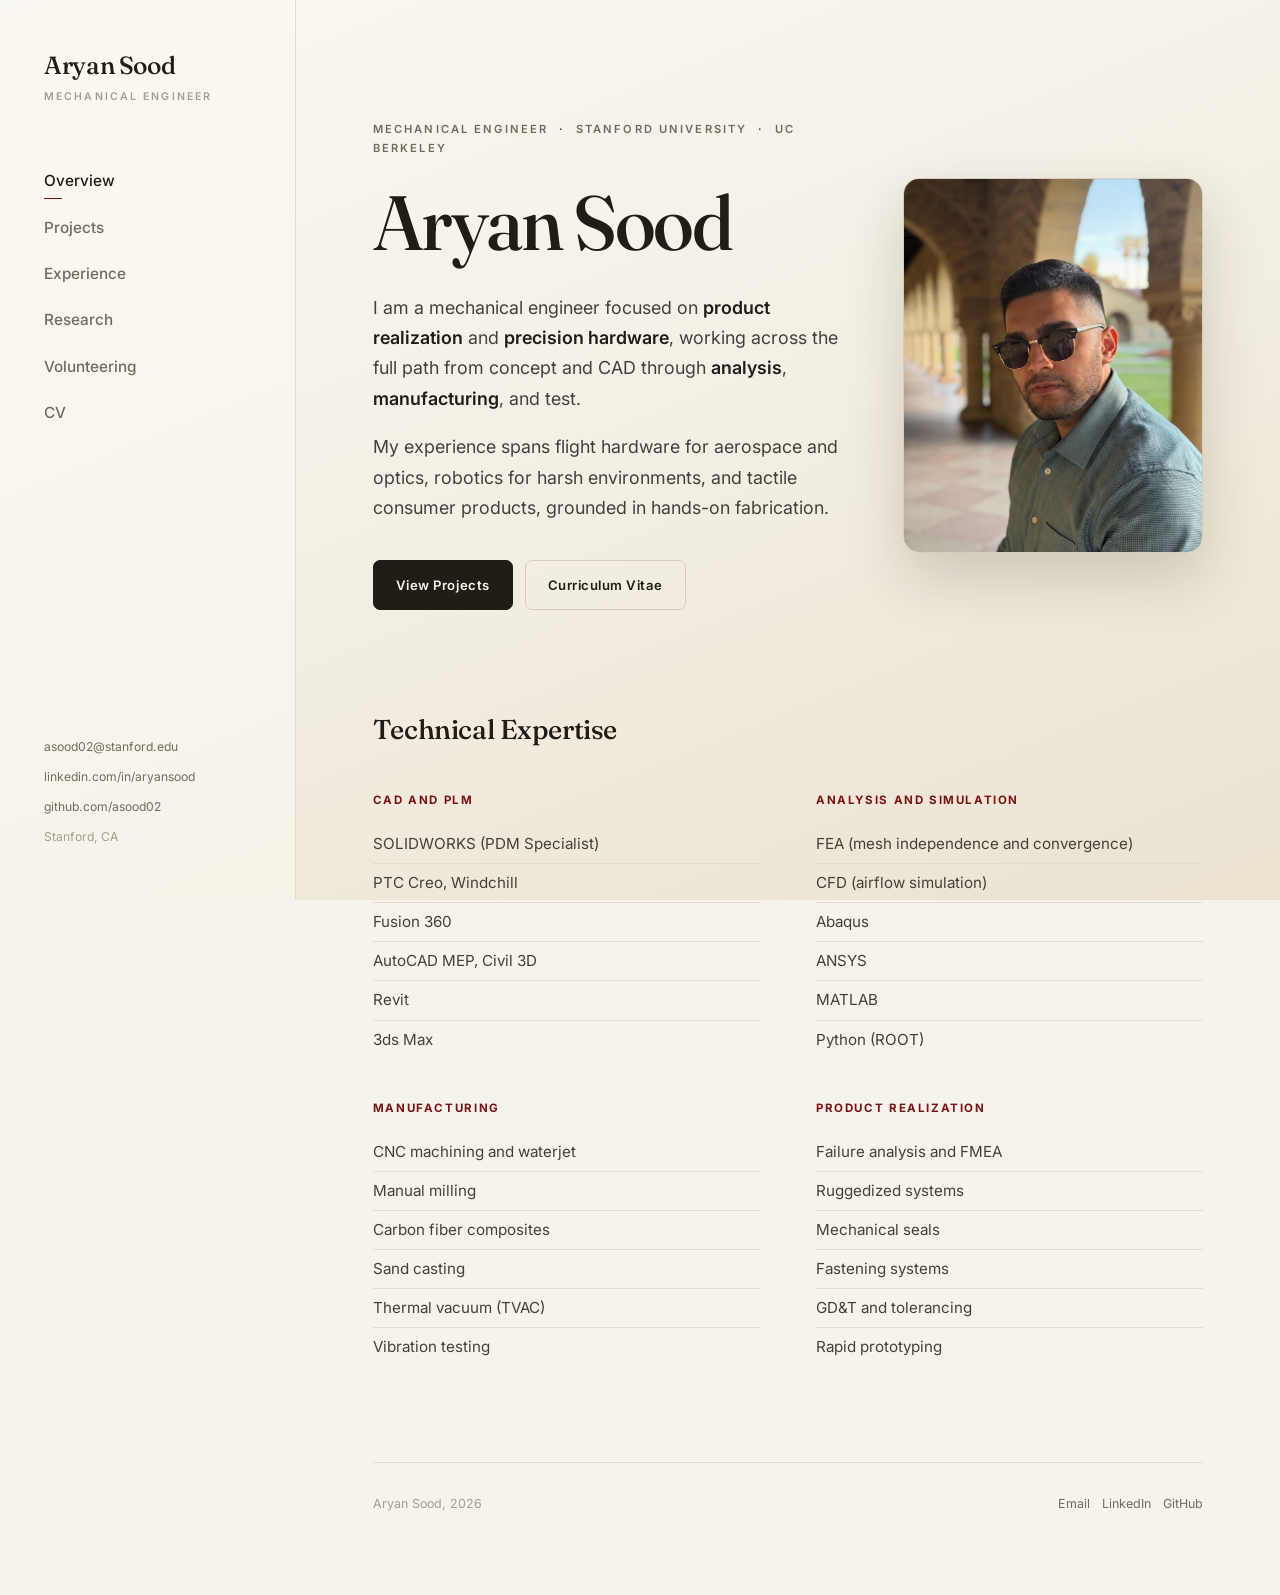
<file: index.html>
<!DOCTYPE html>
<html lang="en">
<head>
    <script>document.documentElement.classList.add('js')</script>
    <meta charset="UTF-8">
    <meta name="viewport" content="width=device-width, initial-scale=1.0">
    <title>Aryan Sood, Mechanical Engineer</title>
    <meta name="description" content="Aryan Sood is a mechanical engineer (Stanford MS, UC Berkeley BS) specializing in product realization and precision hardware across aerospace, robotics, and consumer products.">
    <link rel="preconnect" href="https://fonts.googleapis.com">
    <link rel="preconnect" href="https://fonts.gstatic.com" crossorigin>
    <link href="https://fonts.googleapis.com/css2?family=Fraunces:ital,opsz,wght@0,9..144,400;0,9..144,500;0,9..144,600;1,9..144,400;1,9..144,500&family=Inter:wght@400;500;600;700&display=swap" rel="stylesheet">
    <link rel="stylesheet" href="style.css">
</head>
<body>
    <button class="nav-toggle" aria-label="Toggle menu">☰</button>
    <aside class="sidebar">
        <div class="sidebar-top">
            <a href="index.html" class="logo">Aryan Sood</a>
            <span class="logo-sub">Mechanical Engineer</span>
            <nav class="nav-links">
                <a href="index.html" class="active">Overview</a>
                <a href="projects.html">Projects</a>
                <a href="experience.html">Experience</a>
                <a href="publications.html">Research</a>
                <a href="volunteering.html">Volunteering</a>
                <a href="cv.html">CV</a>
            </nav>
        </div>
        <div class="sidebar-bottom">
            <a href="mailto:asood02@stanford.edu">asood02@stanford.edu</a>
            <a href="https://www.linkedin.com/in/aryansood" target="_blank" rel="noopener">linkedin.com/in/aryansood</a>
            <a href="https://github.com/asood02" target="_blank" rel="noopener">github.com/asood02</a>
            <span class="loc">Stanford, CA</span>
        </div>
    </aside>

    <main class="main-content">
        <section class="hero">
            <div class="hero-grid">
                <div class="hero-text">
                    <span class="section-label reveal">Mechanical Engineer <span class="dot">·</span> Stanford University <span class="dot">·</span> UC Berkeley</span>
                    <h1 class="reveal">Aryan Sood</h1>
                    <p class="bio reveal">
                        I am a mechanical engineer focused on <strong>product realization</strong> and <strong>precision hardware</strong>,
                        working across the full path from concept and CAD through <strong>analysis</strong>, <strong>manufacturing</strong>, and test.
                    </p>
                    <p class="bio reveal">
                        My experience spans flight hardware for aerospace and optics, robotics for harsh environments, and tactile
                        consumer products, grounded in hands-on fabrication.
                    </p>
                    <div class="hero-cta reveal">
                        <a href="projects.html" class="btn primary">View Projects</a>
                        <a href="cv.html" class="btn ghost">Curriculum Vitae</a>
                    </div>
                </div>
                <div class="hero-portrait reveal">
                    <img src="images/aryan.jpg" alt="Portrait of Aryan Sood">
                </div>
            </div>
        </section>

        <section class="skills">
            <h2 class="skills-head reveal">Technical Expertise</h2>
            <div class="skills-container">
                <div class="skill-group reveal">
                    <h3>CAD and PLM</h3>
                    <ul class="skill-list">
                        <li>SOLIDWORKS (PDM Specialist)</li>
                        <li>PTC Creo, Windchill</li>
                        <li>Fusion 360</li>
                        <li>AutoCAD MEP, Civil 3D</li>
                        <li>Revit</li>
                        <li>3ds Max</li>
                    </ul>
                </div>
                <div class="skill-group reveal">
                    <h3>Analysis and Simulation</h3>
                    <ul class="skill-list">
                        <li>FEA (mesh independence and convergence)</li>
                        <li>CFD (airflow simulation)</li>
                        <li>Abaqus</li>
                        <li>ANSYS</li>
                        <li>MATLAB</li>
                        <li>Python (ROOT)</li>
                    </ul>
                </div>
                <div class="skill-group reveal">
                    <h3>Manufacturing</h3>
                    <ul class="skill-list">
                        <li>CNC machining and waterjet</li>
                        <li>Manual milling</li>
                        <li>Carbon fiber composites</li>
                        <li>Sand casting</li>
                        <li>Thermal vacuum (TVAC)</li>
                        <li>Vibration testing</li>
                    </ul>
                </div>
                <div class="skill-group reveal">
                    <h3>Product Realization</h3>
                    <ul class="skill-list">
                        <li>Failure analysis and FMEA</li>
                        <li>Ruggedized systems</li>
                        <li>Mechanical seals</li>
                        <li>Fastening systems</li>
                        <li>GD&amp;T and tolerancing</li>
                        <li>Rapid prototyping</li>
                    </ul>
                </div>
            </div>
        </section>

        <footer class="page-footer">
            <span>Aryan Sood, 2026</span>
            <span><a href="mailto:asood02@stanford.edu">Email</a> &nbsp; <a href="https://www.linkedin.com/in/aryansood" target="_blank" rel="noopener">LinkedIn</a> &nbsp; <a href="https://github.com/asood02" target="_blank" rel="noopener">GitHub</a></span>
        </footer>
    </main>

    <script src="main.js" defer></script>
</body>
</html>
</file>
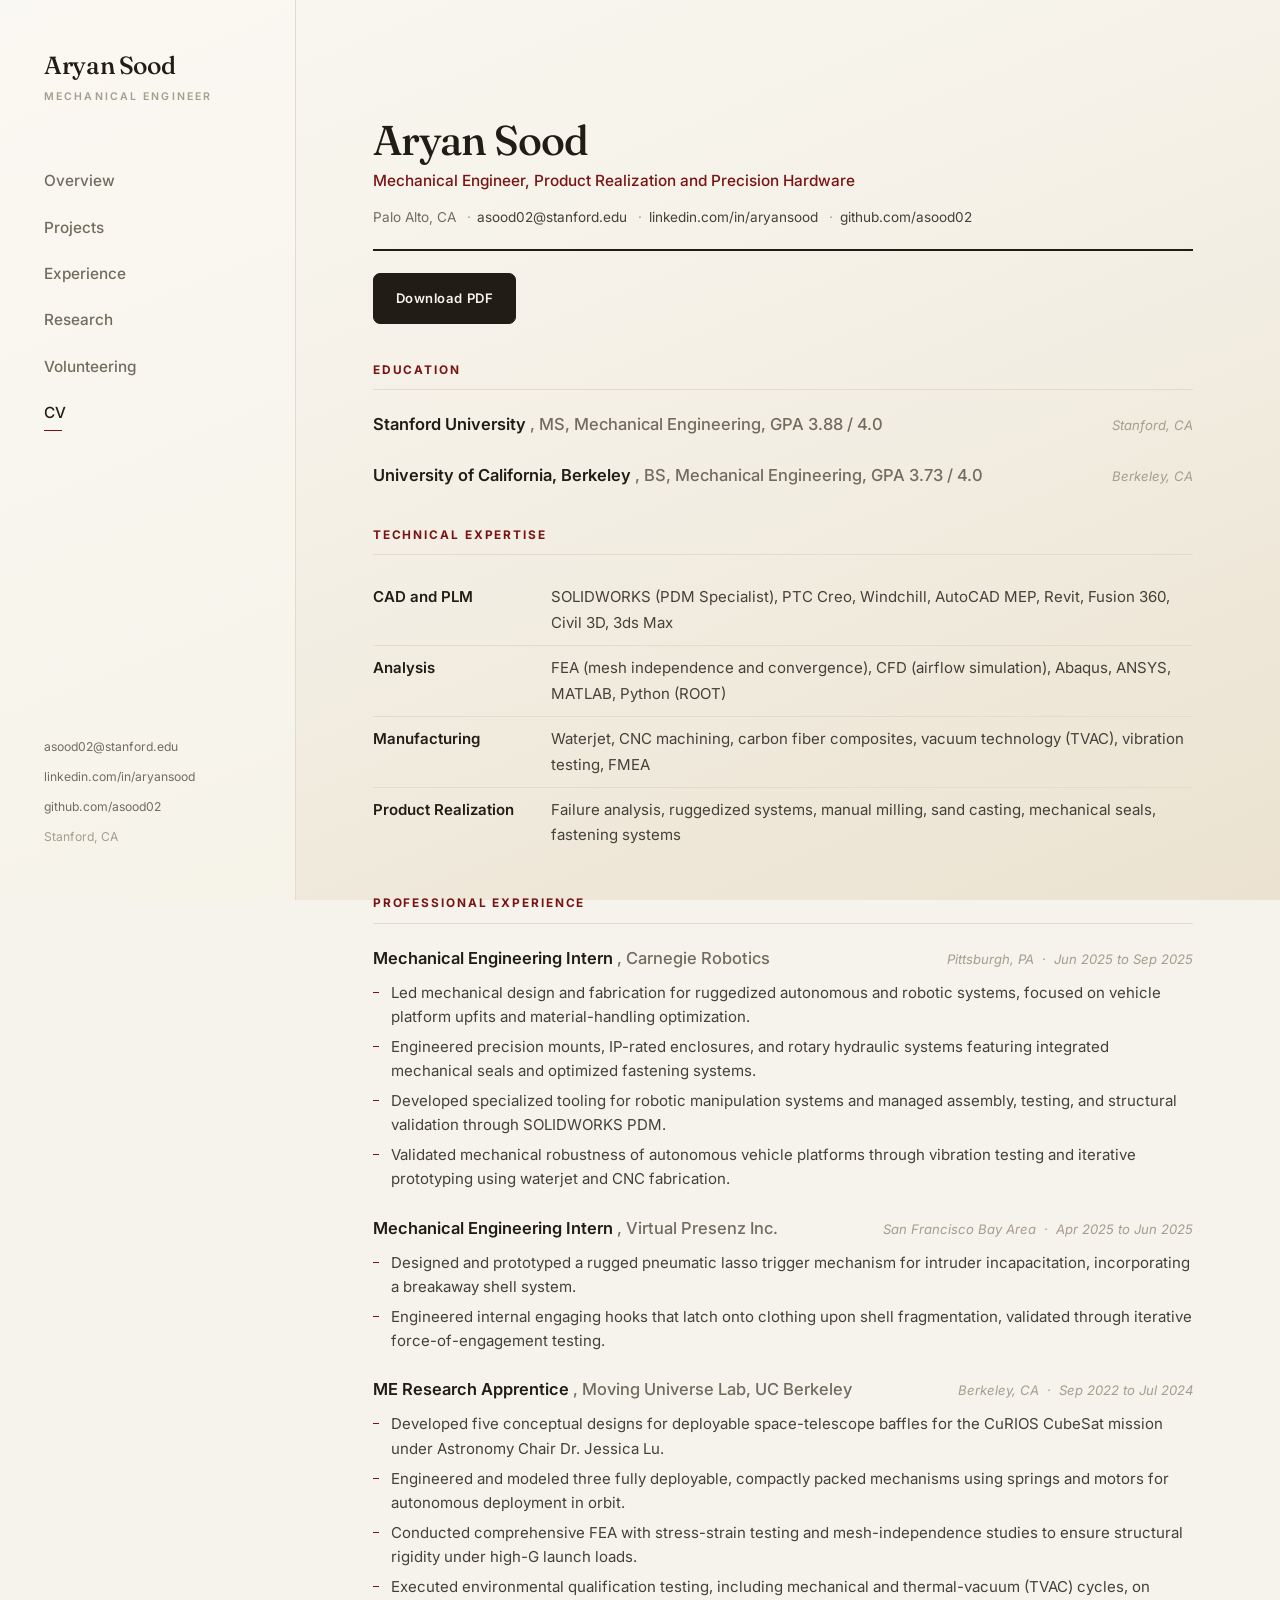
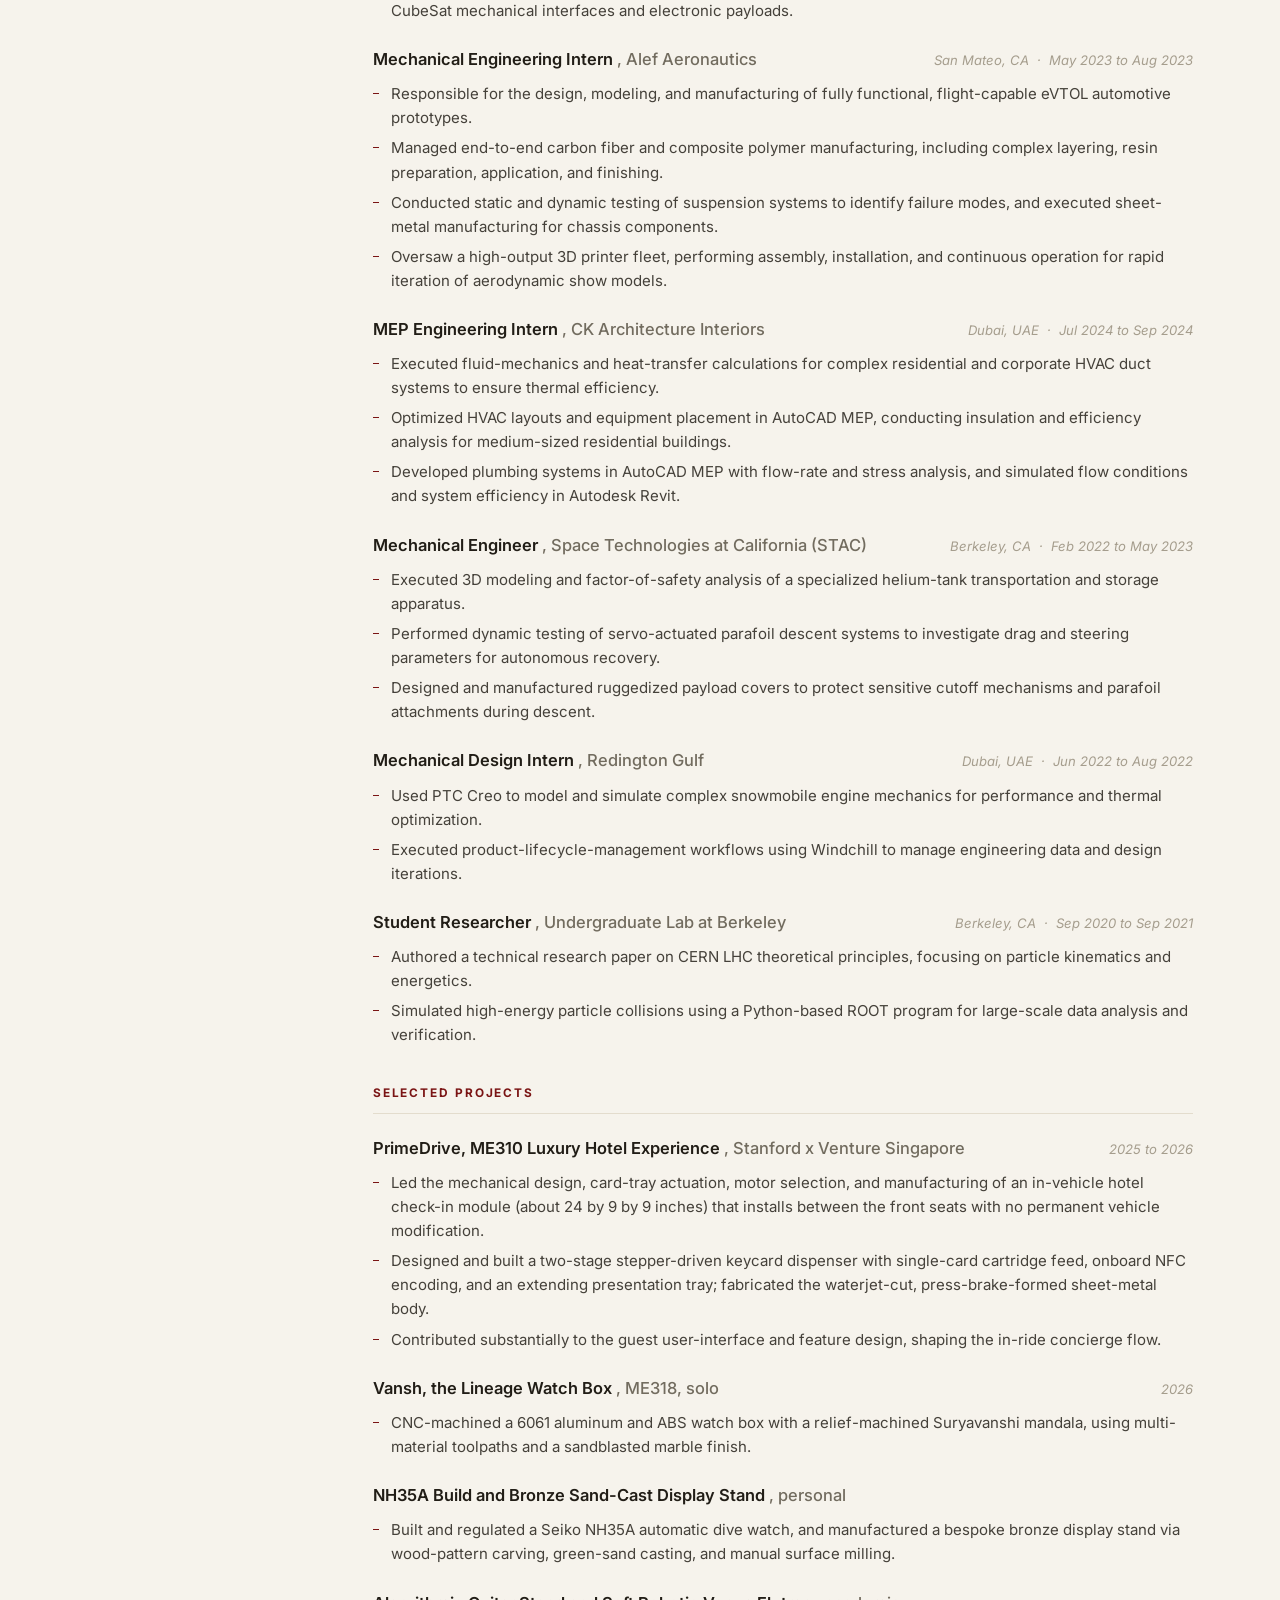
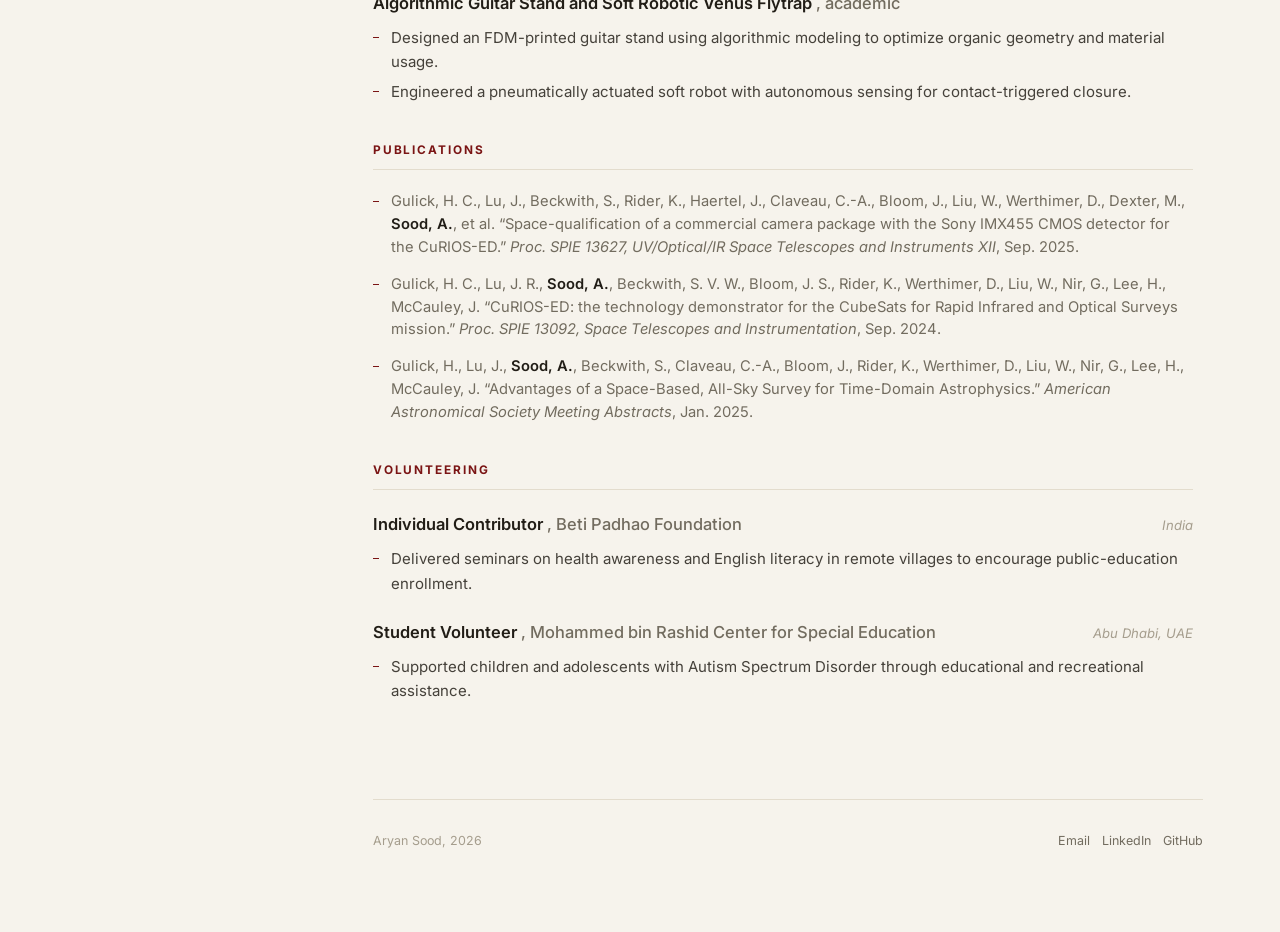
<file: cv.html>
<!DOCTYPE html>
<html lang="en">
<head>
    <script>document.documentElement.classList.add('js')</script>
    <meta charset="UTF-8">
    <meta name="viewport" content="width=device-width, initial-scale=1.0">
    <title>Curriculum Vitae, Aryan Sood</title>
    <meta name="description" content="Curriculum vitae of Aryan Sood, mechanical engineer (Stanford MS, UC Berkeley BS).">
    <link rel="preconnect" href="https://fonts.googleapis.com">
    <link rel="preconnect" href="https://fonts.gstatic.com" crossorigin>
    <link href="https://fonts.googleapis.com/css2?family=Fraunces:ital,opsz,wght@0,9..144,400;0,9..144,500;0,9..144,600;1,9..144,400;1,9..144,500&family=Inter:wght@400;500;600;700&display=swap" rel="stylesheet">
    <link rel="stylesheet" href="style.css">
</head>
<body>
    <button class="nav-toggle" aria-label="Toggle menu">☰</button>
    <aside class="sidebar">
        <div class="sidebar-top">
            <a href="index.html" class="logo">Aryan Sood</a>
            <span class="logo-sub">Mechanical Engineer</span>
            <nav class="nav-links">
                <a href="index.html">Overview</a>
                <a href="projects.html">Projects</a>
                <a href="experience.html">Experience</a>
                <a href="publications.html">Research</a>
                <a href="volunteering.html">Volunteering</a>
                <a href="cv.html" class="active">CV</a>
            </nav>
        </div>
        <div class="sidebar-bottom">
            <a href="mailto:asood02@stanford.edu">asood02@stanford.edu</a>
            <a href="https://www.linkedin.com/in/aryansood" target="_blank" rel="noopener">linkedin.com/in/aryansood</a>
            <a href="https://github.com/asood02" target="_blank" rel="noopener">github.com/asood02</a>
            <span class="loc">Stanford, CA</span>
        </div>
    </aside>

    <main class="main-content">
        <article class="cv-doc reveal">
            <header class="cv-head">
                <h1>Aryan Sood</h1>
                <div class="cv-role">Mechanical Engineer, Product Realization and Precision Hardware</div>
                <div class="cv-contact">
                    Palo Alto, CA
                    <span class="sep">·</span><a href="mailto:asood02@stanford.edu">asood02@stanford.edu</a>
                    <span class="sep">·</span><a href="https://www.linkedin.com/in/aryansood" target="_blank" rel="noopener">linkedin.com/in/aryansood</a>
                    <span class="sep">·</span><a href="https://github.com/asood02" target="_blank" rel="noopener">github.com/asood02</a>
                </div>
            </header>

            <div class="cv-download">
                <a href="aryan_sood_cv.pdf" class="btn primary" target="_blank" rel="noopener">Download PDF</a>
            </div>

            <section class="cv-section">
                <h2>Education</h2>
                <div class="cv-entry">
                    <div class="cv-entry-head">
                        <span class="cv-entry-title">Stanford University <span class="sub">, MS, Mechanical Engineering, GPA 3.88 / 4.0</span></span>
                        <span class="cv-entry-place">Stanford, CA</span>
                    </div>
                </div>
                <div class="cv-entry">
                    <div class="cv-entry-head">
                        <span class="cv-entry-title">University of California, Berkeley <span class="sub">, BS, Mechanical Engineering, GPA 3.73 / 4.0</span></span>
                        <span class="cv-entry-place">Berkeley, CA</span>
                    </div>
                </div>
            </section>

            <section class="cv-section cv-skills">
                <h2>Technical Expertise</h2>
                <div class="cv-skill-row"><span class="k">CAD and PLM</span><span class="v">SOLIDWORKS (PDM Specialist), PTC Creo, Windchill, AutoCAD MEP, Revit, Fusion 360, Civil 3D, 3ds Max</span></div>
                <div class="cv-skill-row"><span class="k">Analysis</span><span class="v">FEA (mesh independence and convergence), CFD (airflow simulation), Abaqus, ANSYS, MATLAB, Python (ROOT)</span></div>
                <div class="cv-skill-row"><span class="k">Manufacturing</span><span class="v">Waterjet, CNC machining, carbon fiber composites, vacuum technology (TVAC), vibration testing, FMEA</span></div>
                <div class="cv-skill-row"><span class="k">Product Realization</span><span class="v">Failure analysis, ruggedized systems, manual milling, sand casting, mechanical seals, fastening systems</span></div>
            </section>

            <section class="cv-section">
                <h2>Professional Experience</h2>

                <div class="cv-entry">
                    <div class="cv-entry-head">
                        <span class="cv-entry-title">Mechanical Engineering Intern <span class="sub">, Carnegie Robotics</span></span>
                        <span class="cv-entry-place">Pittsburgh, PA &nbsp;·&nbsp; Jun 2025 to Sep 2025</span>
                    </div>
                    <ul>
                        <li>Led mechanical design and fabrication for ruggedized autonomous and robotic systems, focused on vehicle platform upfits and material-handling optimization.</li>
                        <li>Engineered precision mounts, IP-rated enclosures, and rotary hydraulic systems featuring integrated mechanical seals and optimized fastening systems.</li>
                        <li>Developed specialized tooling for robotic manipulation systems and managed assembly, testing, and structural validation through SOLIDWORKS PDM.</li>
                        <li>Validated mechanical robustness of autonomous vehicle platforms through vibration testing and iterative prototyping using waterjet and CNC fabrication.</li>
                    </ul>
                </div>

                <div class="cv-entry">
                    <div class="cv-entry-head">
                        <span class="cv-entry-title">Mechanical Engineering Intern <span class="sub">, Virtual Presenz Inc.</span></span>
                        <span class="cv-entry-place">San Francisco Bay Area &nbsp;·&nbsp; Apr 2025 to Jun 2025</span>
                    </div>
                    <ul>
                        <li>Designed and prototyped a rugged pneumatic lasso trigger mechanism for intruder incapacitation, incorporating a breakaway shell system.</li>
                        <li>Engineered internal engaging hooks that latch onto clothing upon shell fragmentation, validated through iterative force-of-engagement testing.</li>
                    </ul>
                </div>

                <div class="cv-entry">
                    <div class="cv-entry-head">
                        <span class="cv-entry-title">ME Research Apprentice <span class="sub">, Moving Universe Lab, UC Berkeley</span></span>
                        <span class="cv-entry-place">Berkeley, CA &nbsp;·&nbsp; Sep 2022 to Jul 2024</span>
                    </div>
                    <ul>
                        <li>Developed five conceptual designs for deployable space-telescope baffles for the CuRIOS CubeSat mission under Astronomy Chair Dr. Jessica Lu.</li>
                        <li>Engineered and modeled three fully deployable, compactly packed mechanisms using springs and motors for autonomous deployment in orbit.</li>
                        <li>Conducted comprehensive FEA with stress-strain testing and mesh-independence studies to ensure structural rigidity under high-G launch loads.</li>
                        <li>Executed environmental qualification testing, including mechanical and thermal-vacuum (TVAC) cycles, on CubeSat mechanical interfaces and electronic payloads.</li>
                    </ul>
                </div>

                <div class="cv-entry">
                    <div class="cv-entry-head">
                        <span class="cv-entry-title">Mechanical Engineering Intern <span class="sub">, Alef Aeronautics</span></span>
                        <span class="cv-entry-place">San Mateo, CA &nbsp;·&nbsp; May 2023 to Aug 2023</span>
                    </div>
                    <ul>
                        <li>Responsible for the design, modeling, and manufacturing of fully functional, flight-capable eVTOL automotive prototypes.</li>
                        <li>Managed end-to-end carbon fiber and composite polymer manufacturing, including complex layering, resin preparation, application, and finishing.</li>
                        <li>Conducted static and dynamic testing of suspension systems to identify failure modes, and executed sheet-metal manufacturing for chassis components.</li>
                        <li>Oversaw a high-output 3D printer fleet, performing assembly, installation, and continuous operation for rapid iteration of aerodynamic show models.</li>
                    </ul>
                </div>

                <div class="cv-entry">
                    <div class="cv-entry-head">
                        <span class="cv-entry-title">MEP Engineering Intern <span class="sub">, CK Architecture Interiors</span></span>
                        <span class="cv-entry-place">Dubai, UAE &nbsp;·&nbsp; Jul 2024 to Sep 2024</span>
                    </div>
                    <ul>
                        <li>Executed fluid-mechanics and heat-transfer calculations for complex residential and corporate HVAC duct systems to ensure thermal efficiency.</li>
                        <li>Optimized HVAC layouts and equipment placement in AutoCAD MEP, conducting insulation and efficiency analysis for medium-sized residential buildings.</li>
                        <li>Developed plumbing systems in AutoCAD MEP with flow-rate and stress analysis, and simulated flow conditions and system efficiency in Autodesk Revit.</li>
                    </ul>
                </div>

                <div class="cv-entry">
                    <div class="cv-entry-head">
                        <span class="cv-entry-title">Mechanical Engineer <span class="sub">, Space Technologies at California (STAC)</span></span>
                        <span class="cv-entry-place">Berkeley, CA &nbsp;·&nbsp; Feb 2022 to May 2023</span>
                    </div>
                    <ul>
                        <li>Executed 3D modeling and factor-of-safety analysis of a specialized helium-tank transportation and storage apparatus.</li>
                        <li>Performed dynamic testing of servo-actuated parafoil descent systems to investigate drag and steering parameters for autonomous recovery.</li>
                        <li>Designed and manufactured ruggedized payload covers to protect sensitive cutoff mechanisms and parafoil attachments during descent.</li>
                    </ul>
                </div>

                <div class="cv-entry">
                    <div class="cv-entry-head">
                        <span class="cv-entry-title">Mechanical Design Intern <span class="sub">, Redington Gulf</span></span>
                        <span class="cv-entry-place">Dubai, UAE &nbsp;·&nbsp; Jun 2022 to Aug 2022</span>
                    </div>
                    <ul>
                        <li>Used PTC Creo to model and simulate complex snowmobile engine mechanics for performance and thermal optimization.</li>
                        <li>Executed product-lifecycle-management workflows using Windchill to manage engineering data and design iterations.</li>
                    </ul>
                </div>

                <div class="cv-entry">
                    <div class="cv-entry-head">
                        <span class="cv-entry-title">Student Researcher <span class="sub">, Undergraduate Lab at Berkeley</span></span>
                        <span class="cv-entry-place">Berkeley, CA &nbsp;·&nbsp; Sep 2020 to Sep 2021</span>
                    </div>
                    <ul>
                        <li>Authored a technical research paper on CERN LHC theoretical principles, focusing on particle kinematics and energetics.</li>
                        <li>Simulated high-energy particle collisions using a Python-based ROOT program for large-scale data analysis and verification.</li>
                    </ul>
                </div>
            </section>

            <section class="cv-section">
                <h2>Selected Projects</h2>
                <div class="cv-entry">
                    <div class="cv-entry-head">
                        <span class="cv-entry-title">PrimeDrive, ME310 Luxury Hotel Experience <span class="sub">, Stanford x Venture Singapore</span></span>
                        <span class="cv-entry-place">2025 to 2026</span>
                    </div>
                    <ul>
                        <li>Led the mechanical design, card-tray actuation, motor selection, and manufacturing of an in-vehicle hotel check-in module (about 24 by 9 by 9 inches) that installs between the front seats with no permanent vehicle modification.</li>
                        <li>Designed and built a two-stage stepper-driven keycard dispenser with single-card cartridge feed, onboard NFC encoding, and an extending presentation tray; fabricated the waterjet-cut, press-brake-formed sheet-metal body.</li>
                        <li>Contributed substantially to the guest user-interface and feature design, shaping the in-ride concierge flow.</li>
                    </ul>
                </div>
                <div class="cv-entry">
                    <div class="cv-entry-head">
                        <span class="cv-entry-title">Vansh, the Lineage Watch Box <span class="sub">, ME318, solo</span></span>
                        <span class="cv-entry-place">2026</span>
                    </div>
                    <ul>
                        <li>CNC-machined a 6061 aluminum and ABS watch box with a relief-machined Suryavanshi mandala, using multi-material toolpaths and a sandblasted marble finish.</li>
                    </ul>
                </div>
                <div class="cv-entry">
                    <div class="cv-entry-head">
                        <span class="cv-entry-title">NH35A Build and Bronze Sand-Cast Display Stand <span class="sub">, personal</span></span>
                    </div>
                    <ul>
                        <li>Built and regulated a Seiko NH35A automatic dive watch, and manufactured a bespoke bronze display stand via wood-pattern carving, green-sand casting, and manual surface milling.</li>
                    </ul>
                </div>
                <div class="cv-entry">
                    <div class="cv-entry-head">
                        <span class="cv-entry-title">Algorithmic Guitar Stand and Soft Robotic Venus Flytrap <span class="sub">, academic</span></span>
                    </div>
                    <ul>
                        <li>Designed an FDM-printed guitar stand using algorithmic modeling to optimize organic geometry and material usage.</li>
                        <li>Engineered a pneumatically actuated soft robot with autonomous sensing for contact-triggered closure.</li>
                    </ul>
                </div>
            </section>

            <section class="cv-section">
                <h2>Publications</h2>
                <p class="cv-pub">Gulick, H. C., Lu, J., Beckwith, S., Rider, K., Haertel, J., Claveau, C.-A., Bloom, J., Liu, W., Werthimer, D., Dexter, M., <strong>Sood, A.</strong>, et al. &ldquo;Space-qualification of a commercial camera package with the Sony IMX455 CMOS detector for the CuRIOS-ED.&rdquo; <span class="venue">Proc. SPIE 13627, UV/Optical/IR Space Telescopes and Instruments XII</span>, Sep. 2025.</p>
                <p class="cv-pub">Gulick, H. C., Lu, J. R., <strong>Sood, A.</strong>, Beckwith, S. V. W., Bloom, J. S., Rider, K., Werthimer, D., Liu, W., Nir, G., Lee, H., McCauley, J. &ldquo;CuRIOS-ED: the technology demonstrator for the CubeSats for Rapid Infrared and Optical Surveys mission.&rdquo; <span class="venue">Proc. SPIE 13092, Space Telescopes and Instrumentation</span>, Sep. 2024.</p>
                <p class="cv-pub">Gulick, H., Lu, J., <strong>Sood, A.</strong>, Beckwith, S., Claveau, C.-A., Bloom, J., Rider, K., Werthimer, D., Liu, W., Nir, G., Lee, H., McCauley, J. &ldquo;Advantages of a Space-Based, All-Sky Survey for Time-Domain Astrophysics.&rdquo; <span class="venue">American Astronomical Society Meeting Abstracts</span>, Jan. 2025.</p>
            </section>

            <section class="cv-section">
                <h2>Volunteering</h2>
                <div class="cv-entry">
                    <div class="cv-entry-head">
                        <span class="cv-entry-title">Individual Contributor <span class="sub">, Beti Padhao Foundation</span></span>
                        <span class="cv-entry-place">India</span>
                    </div>
                    <ul>
                        <li>Delivered seminars on health awareness and English literacy in remote villages to encourage public-education enrollment.</li>
                    </ul>
                </div>
                <div class="cv-entry">
                    <div class="cv-entry-head">
                        <span class="cv-entry-title">Student Volunteer <span class="sub">, Mohammed bin Rashid Center for Special Education</span></span>
                        <span class="cv-entry-place">Abu Dhabi, UAE</span>
                    </div>
                    <ul>
                        <li>Supported children and adolescents with Autism Spectrum Disorder through educational and recreational assistance.</li>
                    </ul>
                </div>
            </section>
        </article>

        <footer class="page-footer">
            <span>Aryan Sood, 2026</span>
            <span><a href="mailto:asood02@stanford.edu">Email</a> &nbsp; <a href="https://www.linkedin.com/in/aryansood" target="_blank" rel="noopener">LinkedIn</a> &nbsp; <a href="https://github.com/asood02" target="_blank" rel="noopener">GitHub</a></span>
        </footer>
    </main>

    <script src="main.js" defer></script>
</body>
</html>
</file>
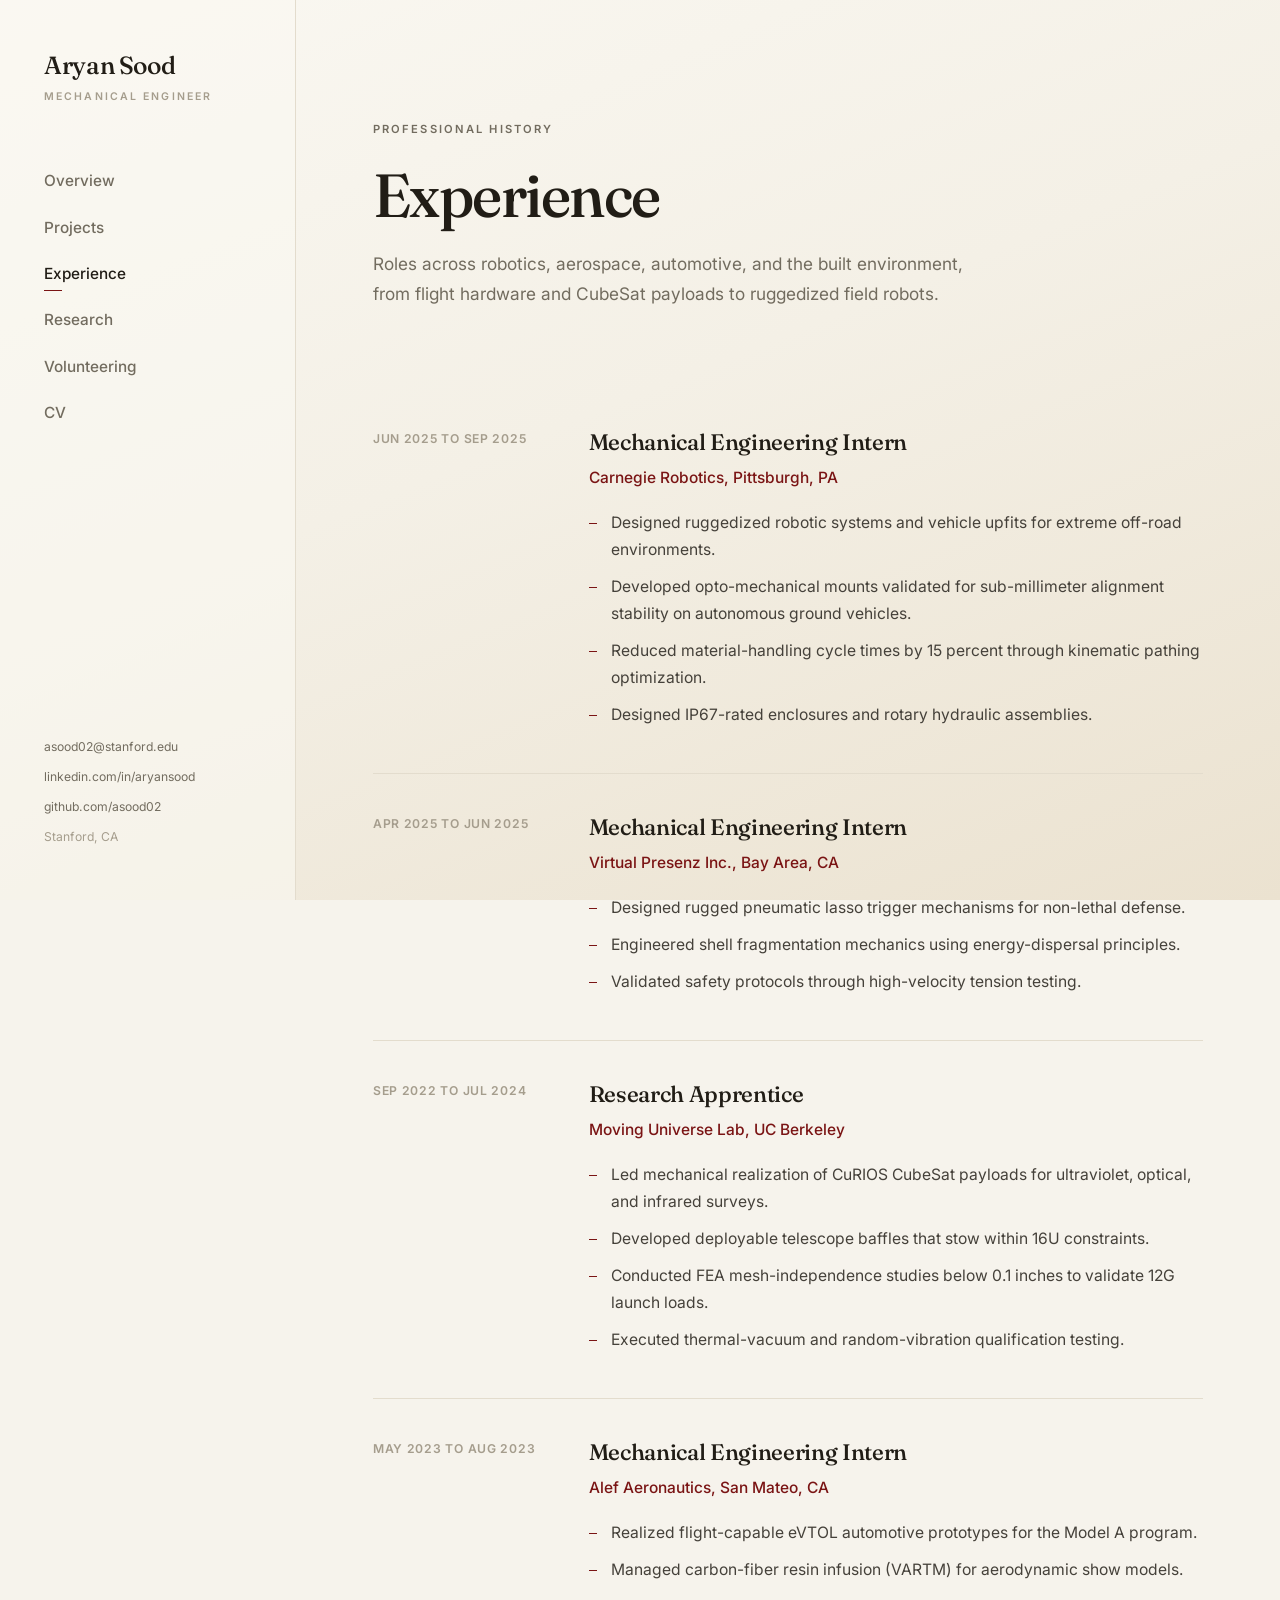
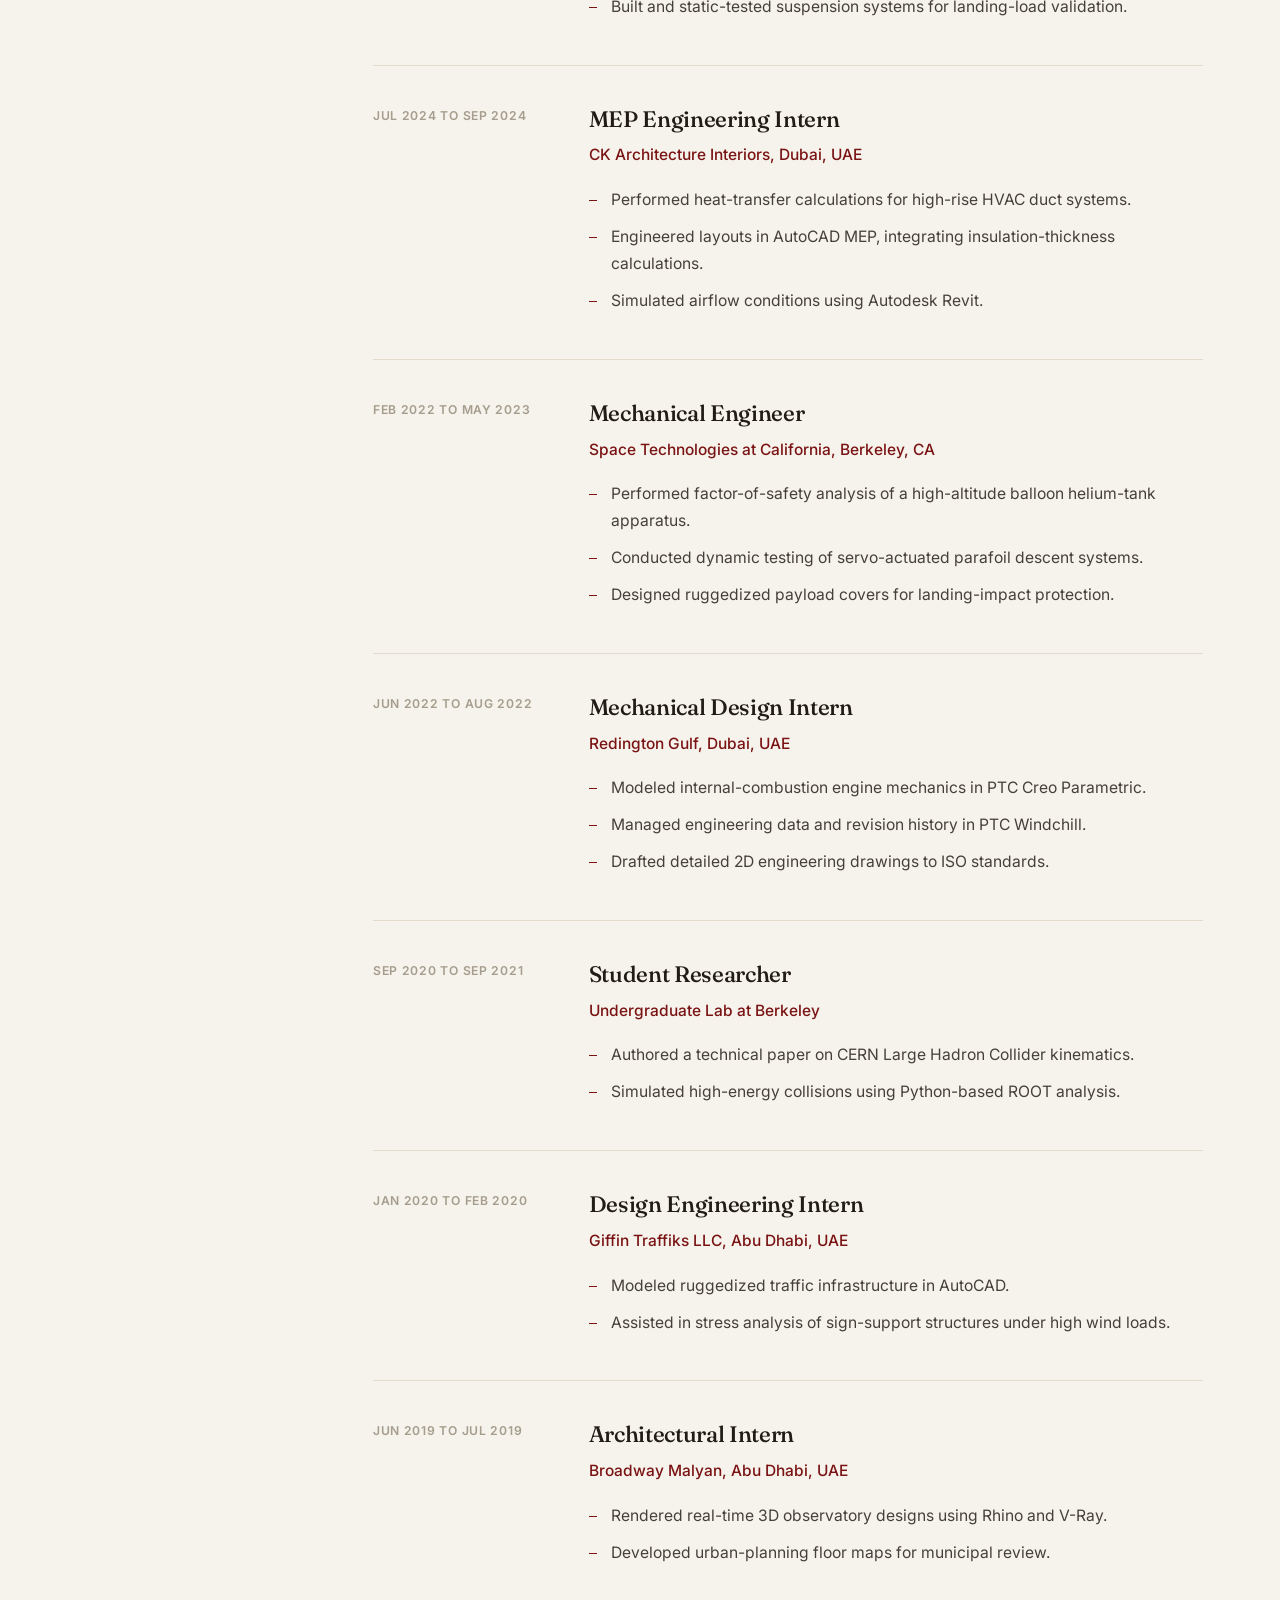
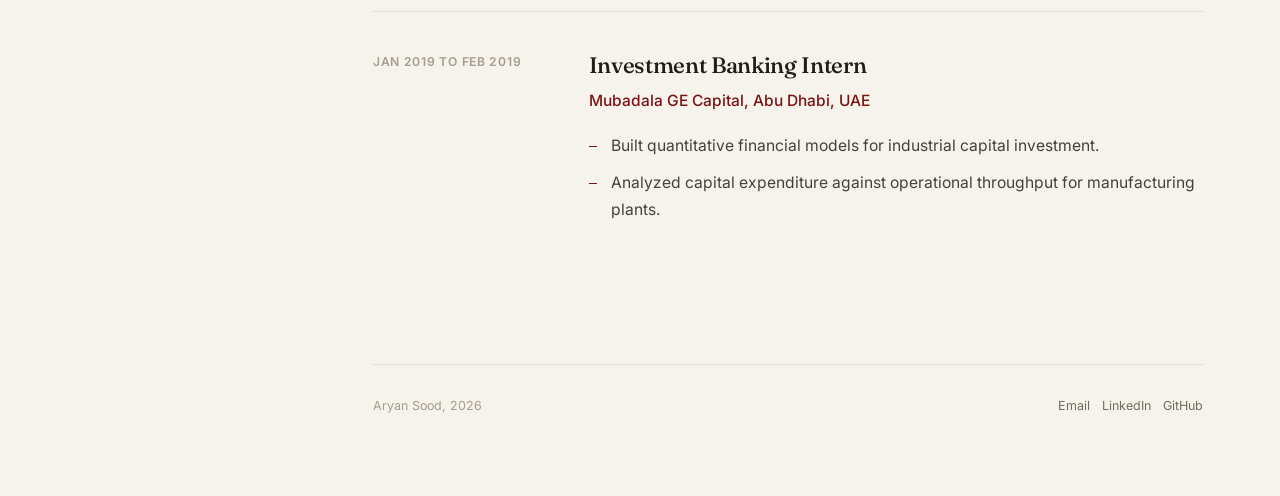
<file: experience.html>
<!DOCTYPE html>
<html lang="en">
<head>
    <script>document.documentElement.classList.add('js')</script>
    <meta charset="UTF-8">
    <meta name="viewport" content="width=device-width, initial-scale=1.0">
    <title>Experience, Aryan Sood</title>
    <meta name="description" content="Professional engineering experience of Aryan Sood across robotics, aerospace, automotive, and the built environment.">
    <link rel="preconnect" href="https://fonts.googleapis.com">
    <link rel="preconnect" href="https://fonts.gstatic.com" crossorigin>
    <link href="https://fonts.googleapis.com/css2?family=Fraunces:ital,opsz,wght@0,9..144,400;0,9..144,500;0,9..144,600;1,9..144,400;1,9..144,500&family=Inter:wght@400;500;600;700&display=swap" rel="stylesheet">
    <link rel="stylesheet" href="style.css">
</head>
<body>
    <button class="nav-toggle" aria-label="Toggle menu">☰</button>
    <aside class="sidebar">
        <div class="sidebar-top">
            <a href="index.html" class="logo">Aryan Sood</a>
            <span class="logo-sub">Mechanical Engineer</span>
            <nav class="nav-links">
                <a href="index.html">Overview</a>
                <a href="projects.html">Projects</a>
                <a href="experience.html" class="active">Experience</a>
                <a href="publications.html">Research</a>
                <a href="volunteering.html">Volunteering</a>
                <a href="cv.html">CV</a>
            </nav>
        </div>
        <div class="sidebar-bottom">
            <a href="mailto:asood02@stanford.edu">asood02@stanford.edu</a>
            <a href="https://www.linkedin.com/in/aryansood" target="_blank" rel="noopener">linkedin.com/in/aryansood</a>
            <a href="https://github.com/asood02" target="_blank" rel="noopener">github.com/asood02</a>
            <span class="loc">Stanford, CA</span>
        </div>
    </aside>

    <main class="main-content">
        <span class="section-label reveal">Professional History</span>
        <h1 class="page-title reveal">Experience</h1>
        <p class="page-intro reveal">Roles across robotics, aerospace, automotive, and the built environment, from flight hardware and CubeSat payloads to ruggedized field robots.</p>

        <div class="timeline">
            <div class="timeline-item reveal">
                <div class="date">Jun 2025 to Sep 2025</div>
                <div class="details">
                    <h3 class="role-h">Mechanical Engineering Intern</h3>
                    <span class="comp-h">Carnegie Robotics, Pittsburgh, PA</span>
                    <ul class="details-list">
                        <li>Designed ruggedized robotic systems and vehicle upfits for extreme off-road environments.</li>
                        <li>Developed opto-mechanical mounts validated for sub-millimeter alignment stability on autonomous ground vehicles.</li>
                        <li>Reduced material-handling cycle times by 15 percent through kinematic pathing optimization.</li>
                        <li>Designed IP67-rated enclosures and rotary hydraulic assemblies.</li>
                    </ul>
                </div>
            </div>

            <div class="timeline-item reveal">
                <div class="date">Apr 2025 to Jun 2025</div>
                <div class="details">
                    <h3 class="role-h">Mechanical Engineering Intern</h3>
                    <span class="comp-h">Virtual Presenz Inc., Bay Area, CA</span>
                    <ul class="details-list">
                        <li>Designed rugged pneumatic lasso trigger mechanisms for non-lethal defense.</li>
                        <li>Engineered shell fragmentation mechanics using energy-dispersal principles.</li>
                        <li>Validated safety protocols through high-velocity tension testing.</li>
                    </ul>
                </div>
            </div>

            <div class="timeline-item reveal">
                <div class="date">Sep 2022 to Jul 2024</div>
                <div class="details">
                    <h3 class="role-h">Research Apprentice</h3>
                    <span class="comp-h">Moving Universe Lab, UC Berkeley</span>
                    <ul class="details-list">
                        <li>Led mechanical realization of CuRIOS CubeSat payloads for ultraviolet, optical, and infrared surveys.</li>
                        <li>Developed deployable telescope baffles that stow within 16U constraints.</li>
                        <li>Conducted FEA mesh-independence studies below 0.1 inches to validate 12G launch loads.</li>
                        <li>Executed thermal-vacuum and random-vibration qualification testing.</li>
                    </ul>
                </div>
            </div>

            <div class="timeline-item reveal">
                <div class="date">May 2023 to Aug 2023</div>
                <div class="details">
                    <h3 class="role-h">Mechanical Engineering Intern</h3>
                    <span class="comp-h">Alef Aeronautics, San Mateo, CA</span>
                    <ul class="details-list">
                        <li>Realized flight-capable eVTOL automotive prototypes for the Model A program.</li>
                        <li>Managed carbon-fiber resin infusion (VARTM) for aerodynamic show models.</li>
                        <li>Built and static-tested suspension systems for landing-load validation.</li>
                    </ul>
                </div>
            </div>

            <div class="timeline-item reveal">
                <div class="date">Jul 2024 to Sep 2024</div>
                <div class="details">
                    <h3 class="role-h">MEP Engineering Intern</h3>
                    <span class="comp-h">CK Architecture Interiors, Dubai, UAE</span>
                    <ul class="details-list">
                        <li>Performed heat-transfer calculations for high-rise HVAC duct systems.</li>
                        <li>Engineered layouts in AutoCAD MEP, integrating insulation-thickness calculations.</li>
                        <li>Simulated airflow conditions using Autodesk Revit.</li>
                    </ul>
                </div>
            </div>

            <div class="timeline-item reveal">
                <div class="date">Feb 2022 to May 2023</div>
                <div class="details">
                    <h3 class="role-h">Mechanical Engineer</h3>
                    <span class="comp-h">Space Technologies at California, Berkeley, CA</span>
                    <ul class="details-list">
                        <li>Performed factor-of-safety analysis of a high-altitude balloon helium-tank apparatus.</li>
                        <li>Conducted dynamic testing of servo-actuated parafoil descent systems.</li>
                        <li>Designed ruggedized payload covers for landing-impact protection.</li>
                    </ul>
                </div>
            </div>

            <div class="timeline-item reveal">
                <div class="date">Jun 2022 to Aug 2022</div>
                <div class="details">
                    <h3 class="role-h">Mechanical Design Intern</h3>
                    <span class="comp-h">Redington Gulf, Dubai, UAE</span>
                    <ul class="details-list">
                        <li>Modeled internal-combustion engine mechanics in PTC Creo Parametric.</li>
                        <li>Managed engineering data and revision history in PTC Windchill.</li>
                        <li>Drafted detailed 2D engineering drawings to ISO standards.</li>
                    </ul>
                </div>
            </div>

            <div class="timeline-item reveal">
                <div class="date">Sep 2020 to Sep 2021</div>
                <div class="details">
                    <h3 class="role-h">Student Researcher</h3>
                    <span class="comp-h">Undergraduate Lab at Berkeley</span>
                    <ul class="details-list">
                        <li>Authored a technical paper on CERN Large Hadron Collider kinematics.</li>
                        <li>Simulated high-energy collisions using Python-based ROOT analysis.</li>
                    </ul>
                </div>
            </div>

            <div class="timeline-item reveal">
                <div class="date">Jan 2020 to Feb 2020</div>
                <div class="details">
                    <h3 class="role-h">Design Engineering Intern</h3>
                    <span class="comp-h">Giffin Traffiks LLC, Abu Dhabi, UAE</span>
                    <ul class="details-list">
                        <li>Modeled ruggedized traffic infrastructure in AutoCAD.</li>
                        <li>Assisted in stress analysis of sign-support structures under high wind loads.</li>
                    </ul>
                </div>
            </div>

            <div class="timeline-item reveal">
                <div class="date">Jun 2019 to Jul 2019</div>
                <div class="details">
                    <h3 class="role-h">Architectural Intern</h3>
                    <span class="comp-h">Broadway Malyan, Abu Dhabi, UAE</span>
                    <ul class="details-list">
                        <li>Rendered real-time 3D observatory designs using Rhino and V-Ray.</li>
                        <li>Developed urban-planning floor maps for municipal review.</li>
                    </ul>
                </div>
            </div>

            <div class="timeline-item reveal">
                <div class="date">Jan 2019 to Feb 2019</div>
                <div class="details">
                    <h3 class="role-h">Investment Banking Intern</h3>
                    <span class="comp-h">Mubadala GE Capital, Abu Dhabi, UAE</span>
                    <ul class="details-list">
                        <li>Built quantitative financial models for industrial capital investment.</li>
                        <li>Analyzed capital expenditure against operational throughput for manufacturing plants.</li>
                    </ul>
                </div>
            </div>
        </div>

        <footer class="page-footer">
            <span>Aryan Sood, 2026</span>
            <span><a href="mailto:asood02@stanford.edu">Email</a> &nbsp; <a href="https://www.linkedin.com/in/aryansood" target="_blank" rel="noopener">LinkedIn</a> &nbsp; <a href="https://github.com/asood02" target="_blank" rel="noopener">GitHub</a></span>
        </footer>
    </main>

    <script src="main.js" defer></script>
</body>
</html>
</file>
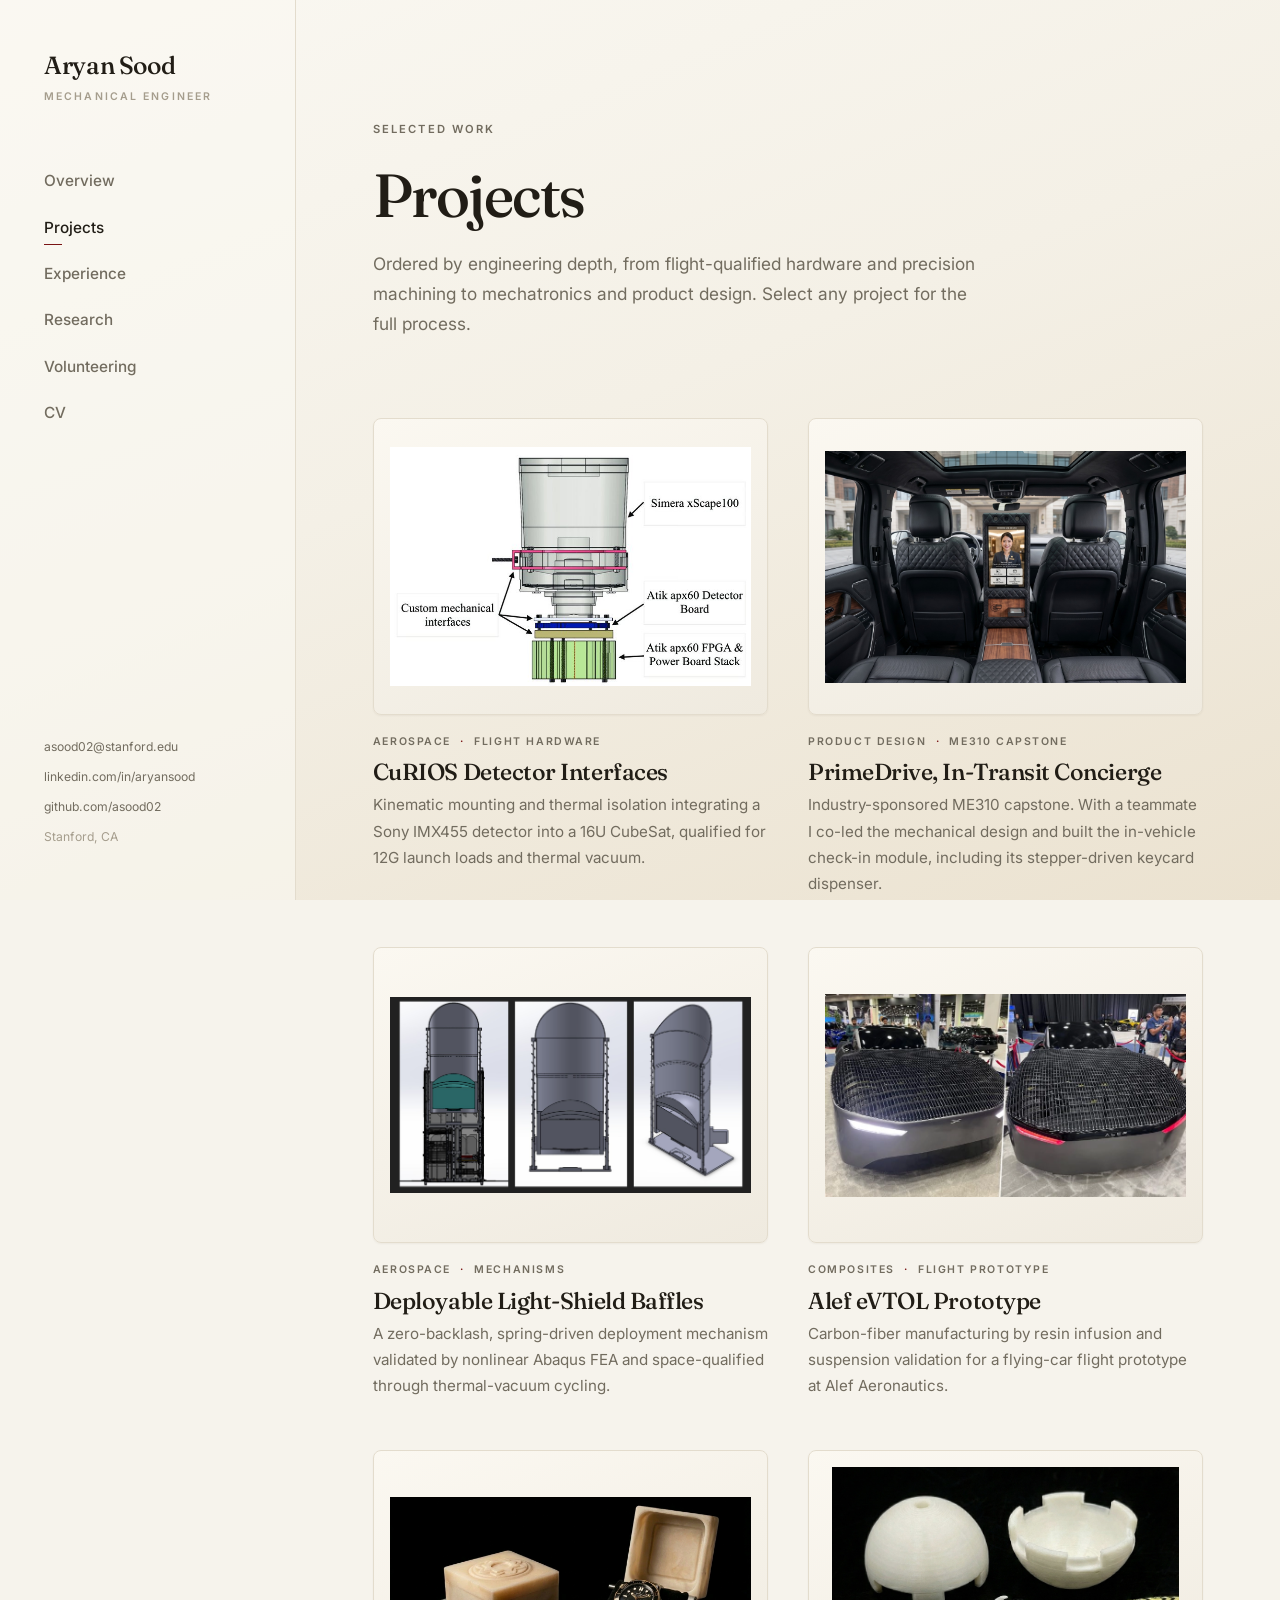
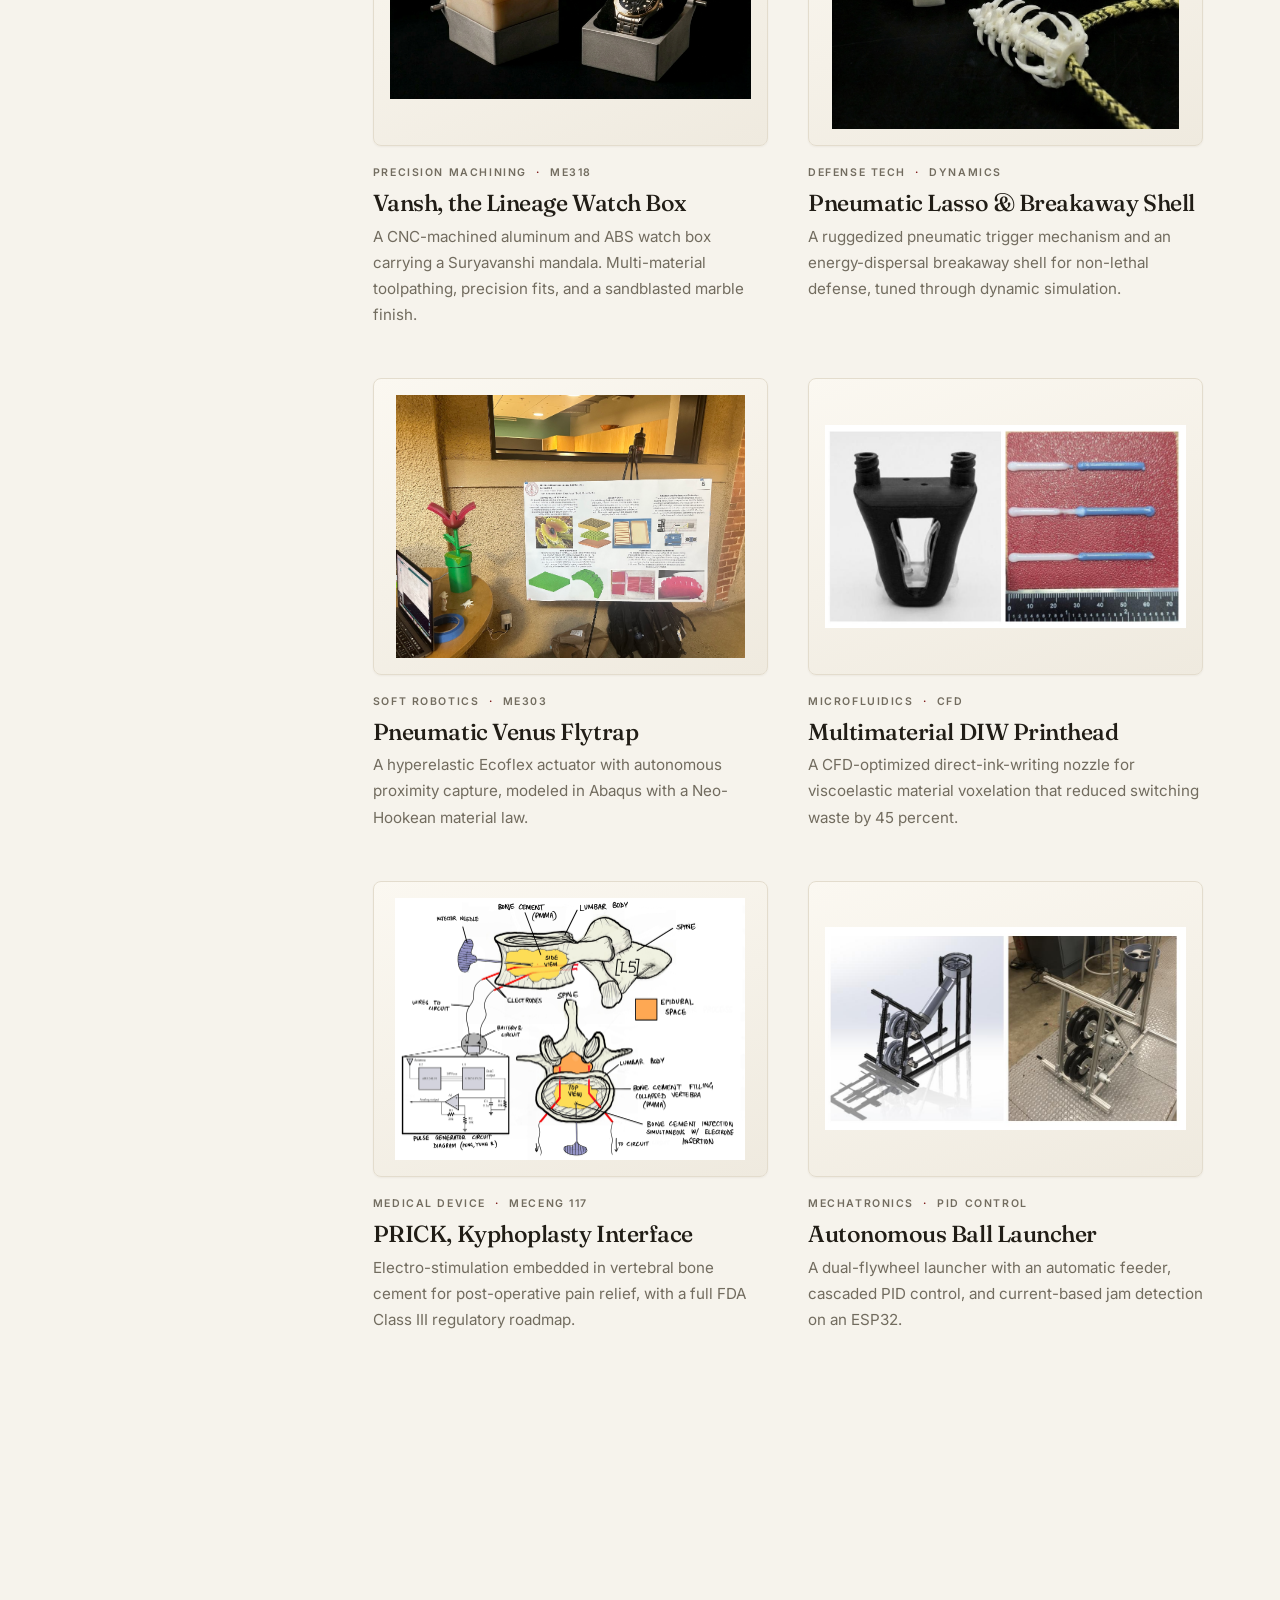
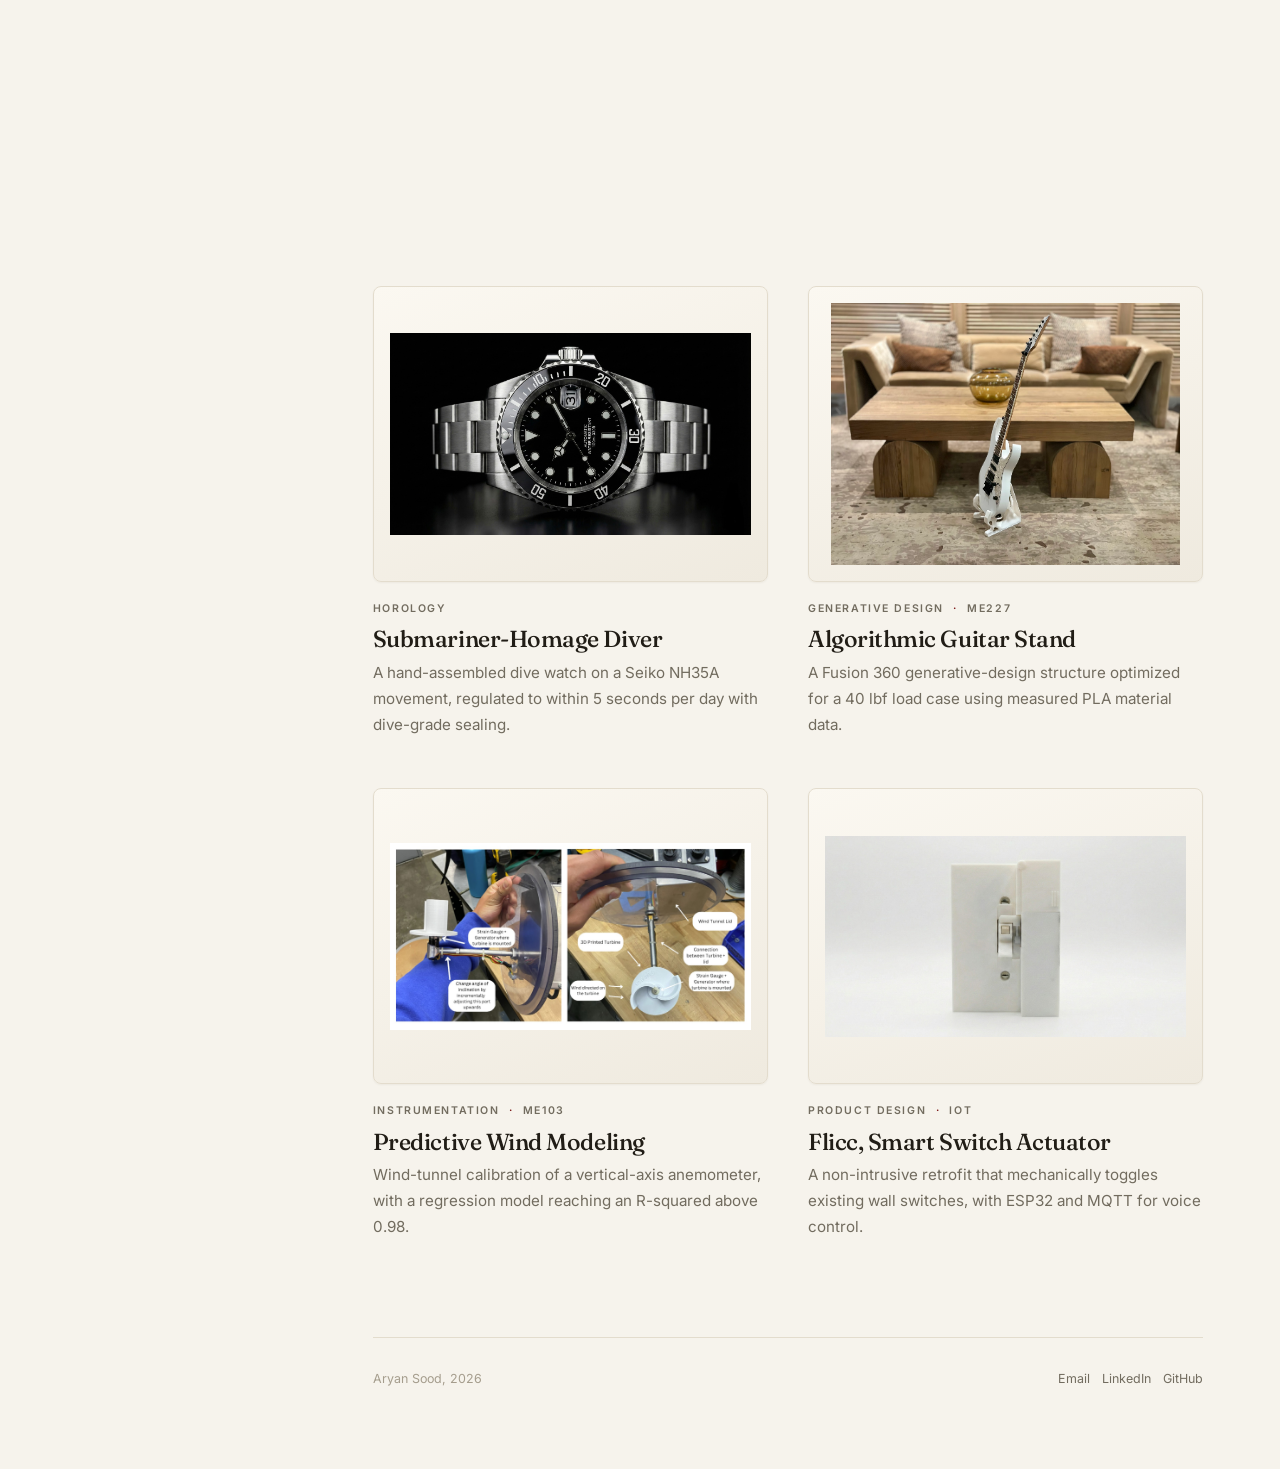
<file: projects.html>
<!DOCTYPE html>
<html lang="en">
<head>
    <script>document.documentElement.classList.add('js')</script>
    <meta charset="UTF-8">
    <meta name="viewport" content="width=device-width, initial-scale=1.0">
    <title>Projects, Aryan Sood</title>
    <meta name="description" content="Selected mechanical engineering projects by Aryan Sood: flight hardware, precision machining, robotics, composites, and product realization.">
    <link rel="preconnect" href="https://fonts.googleapis.com">
    <link rel="preconnect" href="https://fonts.gstatic.com" crossorigin>
    <link href="https://fonts.googleapis.com/css2?family=Fraunces:ital,opsz,wght@0,9..144,400;0,9..144,500;0,9..144,600;1,9..144,400;1,9..144,500&family=Inter:wght@400;500;600;700&display=swap" rel="stylesheet">
    <link rel="stylesheet" href="style.css">
</head>
<body>
    <button class="nav-toggle" aria-label="Toggle menu">☰</button>
    <aside class="sidebar">
        <div class="sidebar-top">
            <a href="index.html" class="logo">Aryan Sood</a>
            <span class="logo-sub">Mechanical Engineer</span>
            <nav class="nav-links">
                <a href="index.html">Overview</a>
                <a href="projects.html" class="active">Projects</a>
                <a href="experience.html">Experience</a>
                <a href="publications.html">Research</a>
                <a href="volunteering.html">Volunteering</a>
                <a href="cv.html">CV</a>
            </nav>
        </div>
        <div class="sidebar-bottom">
            <a href="mailto:asood02@stanford.edu">asood02@stanford.edu</a>
            <a href="https://www.linkedin.com/in/aryansood" target="_blank" rel="noopener">linkedin.com/in/aryansood</a>
            <a href="https://github.com/asood02" target="_blank" rel="noopener">github.com/asood02</a>
            <span class="loc">Stanford, CA</span>
        </div>
    </aside>

    <main class="main-content">
        <span class="section-label reveal">Selected Work</span>
        <h1 class="page-title reveal">Projects</h1>
        <p class="page-intro reveal">Ordered by engineering depth, from flight-qualified hardware and precision machining to mechatronics and product design. Select any project for the full process.</p>

        <div class="work-grid">

            <div class="work-card reveal" onclick="openModal('modal-curios')">
                <div class="work-shot"><img src="images/cubesat.jpg" alt="CuRIOS CubeSat"></div>
                    <span class="work-cat">Aerospace <span class="dot">·</span> Flight Hardware</span>
                    <h3 class="work-title">CuRIOS Detector Interfaces</h3>
                    <p class="work-desc">Kinematic mounting and thermal isolation integrating a Sony IMX455 detector into a 16U CubeSat, qualified for 12G launch loads and thermal vacuum.</p>
                </div>

            <div class="work-card reveal" onclick="openModal('modal-primedrive')">
                <div class="work-shot"><img src="images/primedrive_hero.jpg" alt="PrimeDrive in-transit concierge unit"></div>
                    <span class="work-cat">Product Design <span class="dot">·</span> ME310 Capstone</span>
                    <h3 class="work-title">PrimeDrive, In-Transit Concierge</h3>
                    <p class="work-desc">Industry-sponsored ME310 capstone. With a teammate I co-led the mechanical design and built the in-vehicle check-in module, including its stepper-driven keycard dispenser.</p>
                </div>

            <div class="work-card reveal" onclick="openModal('modal-baffles')">
                <div class="work-shot"><img src="images/baffle.jpg" alt="Deployable baffle"></div>
                    <span class="work-cat">Aerospace <span class="dot">·</span> Mechanisms</span>
                    <h3 class="work-title">Deployable Light-Shield Baffles</h3>
                    <p class="work-desc">A zero-backlash, spring-driven deployment mechanism validated by nonlinear Abaqus FEA and space-qualified through thermal-vacuum cycling.</p>
                </div>

            <div class="work-card reveal" onclick="openModal('modal-alef')">
                <div class="work-shot"><img src="images/alef.jpg" alt="Alef eVTOL"></div>
                    <span class="work-cat">Composites <span class="dot">·</span> Flight Prototype</span>
                    <h3 class="work-title">Alef eVTOL Prototype</h3>
                    <p class="work-desc">Carbon-fiber manufacturing by resin infusion and suspension validation for a flying-car flight prototype at Alef Aeronautics.</p>
                </div>

            <div class="work-card reveal" onclick="openModal('modal-lineage')">
                <div class="work-shot"><img src="images/lineage_final.png" alt="Lineage watch box"></div>
                    <span class="work-cat">Precision Machining <span class="dot">·</span> ME318</span>
                    <h3 class="work-title">Vansh, the Lineage Watch Box</h3>
                    <p class="work-desc">A CNC-machined aluminum and ABS watch box carrying a Suryavanshi mandala. Multi-material toolpathing, precision fits, and a sandblasted marble finish.</p>
                </div>

            <div class="work-card reveal" onclick="openModal('modal-lasso')">
                <div class="work-shot"><img src="images/lasso.jpg" alt="Pneumatic lasso"></div>
                    <span class="work-cat">Defense Tech <span class="dot">·</span> Dynamics</span>
                    <h3 class="work-title">Pneumatic Lasso &amp; Breakaway Shell</h3>
                    <p class="work-desc">A ruggedized pneumatic trigger mechanism and an energy-dispersal breakaway shell for non-lethal defense, tuned through dynamic simulation.</p>
                </div>

            <div class="work-card reveal" onclick="openModal('modal-soft')">
                <div class="work-shot"><img src="images/flytrap.jpg" alt="Soft robotic flytrap"></div>
                    <span class="work-cat">Soft Robotics <span class="dot">·</span> ME303</span>
                    <h3 class="work-title">Pneumatic Venus Flytrap</h3>
                    <p class="work-desc">A hyperelastic Ecoflex actuator with autonomous proximity capture, modeled in Abaqus with a Neo-Hookean material law.</p>
                </div>

            <div class="work-card reveal" onclick="openModal('modal-nozzle')">
                <div class="work-shot"><img src="images/nozzle.jpg" alt="DIW nozzle"></div>
                    <span class="work-cat">Microfluidics <span class="dot">·</span> CFD</span>
                    <h3 class="work-title">Multimaterial DIW Printhead</h3>
                    <p class="work-desc">A CFD-optimized direct-ink-writing nozzle for viscoelastic material voxelation that reduced switching waste by 45 percent.</p>
                </div>

            <div class="work-card reveal" onclick="openModal('modal-prick')">
                <div class="work-shot"><img src="images/prick.jpg" alt="PRICK medical device"></div>
                    <span class="work-cat">Medical Device <span class="dot">·</span> MECENG 117</span>
                    <h3 class="work-title">PRICK, Kyphoplasty Interface</h3>
                    <p class="work-desc">Electro-stimulation embedded in vertebral bone cement for post-operative pain relief, with a full FDA Class III regulatory roadmap.</p>
                </div>

            <div class="work-card reveal" onclick="openModal('modal-tennis')">
                <div class="work-shot"><img src="images/launcher.jpg" alt="Ball launcher"></div>
                    <span class="work-cat">Mechatronics <span class="dot">·</span> PID Control</span>
                    <h3 class="work-title">Autonomous Ball Launcher</h3>
                    <p class="work-desc">A dual-flywheel launcher with an automatic feeder, cascaded PID control, and current-based jam detection on an ESP32.</p>
                </div>

            <div class="work-card reveal" onclick="openModal('modal-narwhal')">
                <div class="work-shot"><img src="images/narwhal.png" alt="Narwhal bottle opener"></div>
                    <span class="work-cat">Precision Machining <span class="dot">·</span> ME318</span>
                    <h3 class="work-title">The Narwhal Bottle Opener</h3>
                    <p class="work-desc">A continuous organic form chosen to demand true 3-axis machining, finished with a scallop toolpath that mimics skin texture.</p>
                </div>

            <div class="work-card reveal" onclick="openModal('modal-cast')">
                <div class="work-shot"><img src="images/stand.jpg" alt="Time and Tide watch display"></div>
                    <span class="work-cat">Manufacturing <span class="dot">·</span> ME203</span>
                    <h3 class="work-title">Time and Tide Watch Display</h3>
                    <p class="work-desc">A luxury display sculpture in sand-cast bronze and 5-axis-milled brass, with an ash-wood boat and custom threaded interfaces.</p>
                </div>

            <div class="work-card reveal" onclick="openModal('modal-watch')">
                <div class="work-shot"><img src="images/watch_build.jpg" alt="Submariner homage build"></div>
                    <span class="work-cat">Horology</span>
                    <h3 class="work-title">Submariner-Homage Diver</h3>
                    <p class="work-desc">A hand-assembled dive watch on a Seiko NH35A movement, regulated to within 5 seconds per day with dive-grade sealing.</p>
                </div>

            <div class="work-card reveal" onclick="openModal('modal-guitar')">
                <div class="work-shot"><img src="images/guitar_stand.jpg" alt="Generative guitar stand"></div>
                    <span class="work-cat">Generative Design <span class="dot">·</span> ME227</span>
                    <h3 class="work-title">Algorithmic Guitar Stand</h3>
                    <p class="work-desc">A Fusion 360 generative-design structure optimized for a 40 lbf load case using measured PLA material data.</p>
                </div>

            <div class="work-card reveal" onclick="openModal('modal-anemo')">
                <div class="work-shot"><img src="images/anemo.jpg" alt="Anemometer modeling"></div>
                    <span class="work-cat">Instrumentation <span class="dot">·</span> ME103</span>
                    <h3 class="work-title">Predictive Wind Modeling</h3>
                    <p class="work-desc">Wind-tunnel calibration of a vertical-axis anemometer, with a regression model reaching an R-squared above 0.98.</p>
                </div>

            <div class="work-card reveal" onclick="openModal('modal-flicc')">
                <div class="work-shot"><img src="images/flicc.jpg" alt="Flicc smart switch"></div>
                    <span class="work-cat">Product Design <span class="dot">·</span> IoT</span>
                    <h3 class="work-title">Flicc, Smart Switch Actuator</h3>
                    <p class="work-desc">A non-intrusive retrofit that mechanically toggles existing wall switches, with ESP32 and MQTT for voice control.</p>
                </div>

        </div>

        <footer class="page-footer">
            <span>Aryan Sood, 2026</span>
            <span><a href="mailto:asood02@stanford.edu">Email</a> &nbsp; <a href="https://www.linkedin.com/in/aryansood" target="_blank" rel="noopener">LinkedIn</a> &nbsp; <a href="https://github.com/asood02" target="_blank" rel="noopener">GitHub</a></span>
        </footer>
    </main>

    <!-- ===================== MODALS ===================== -->

    <div id="modal-curios" class="modal" onclick="closeModal(this)">
        <div class="modal-content" onclick="event.stopPropagation()">
            <button class="close-btn" onclick="closeModal(this.closest('.modal'))">Close</button>
            <h2>CuRIOS Detector Interfaces</h2>
            <span class="modal-meta">Space Payload Engineering <span class="dot">·</span> 16U Bus <span class="dot">·</span> 12G Qualification</span>
            <span class="team-tag">Moving Universe Lab, UC Berkeley. I served as the payload mechanical lead.</span>
            <div class="modal-body">
                <p>I led the mechanical realization of the interfaces that integrate a Sony IMX455 CMOS detector into a standard 16U CubeSat bus. The defining challenge was holding sub-millimeter alignment relative to the telescope bore-sight through the 12G vibration environment of a Falcon 9 launch, while thermally isolating the detector to minimize dark-current noise.</p>
                <h3>Engineering Strategy</h3>
                <p>I engineered a kinematic-style mount to decouple the optical bench from chassis deformation, using G10 fiberglass standoffs for thermal resistance. This kept the detector within its operational window of negative 10 to positive 40 degrees Celsius while the surrounding bus electronics ran considerably hotter.</p>
                <h3>Validation</h3>
                <ul>
                    <li>GD&amp;T tolerance analysis (ASME Y14.5) defining focal-plane flatness within 50 microns.</li>
                    <li>Thermal-vacuum cycling from negative 40 to positive 80 degrees Celsius and random-vibration qualification.</li>
                    <li>Roughly 100 times detector-cost reduction by qualifying commercial hardware for high-fidelity science.</li>
                </ul>
            </div>
        </div>
    </div>

    <div id="modal-primedrive" class="modal" onclick="closeModal(this)">
        <div class="modal-content" onclick="event.stopPropagation()">
            <button class="close-btn" onclick="closeModal(this.closest('.modal'))">Close</button>
            <h2>PrimeDrive, the In-Transit Concierge</h2>
            <span class="modal-meta">Stanford ME310 2025 to 2026 <span class="dot">·</span> Industry-Sponsored Capstone <span class="dot">·</span> Mechanical Lead and Product Design</span>
            <span class="team-tag">Team VisionX (Team Hotels): Aryan Sood, Himansu Pathak, and Junyu Zhou at Stanford with NUS DTI partners Gavin Tey, Ilham Ridzuan, Jolie Koh, and Lim Soong En, sponsored by Venture. I led the mechanical design and build alongside Himansu Pathak and contributed substantially to the UI and feature design; Junyu led electronics and software.</span>
            <div class="modal-body">
                <img src="images/primedrive_hero.jpg" class="modal-hero" alt="PrimeDrive in-transit concierge module">
                <p class="modal-cap">The finished PrimeDrive module, presented to our corporate partner at EXPE.</p>
                <p>Accessible-luxury hotels such as Westin, Hyatt Regency, AC Hotels, and Kimpton promise a calm arrival, but guests who have already completed mobile check-in still dead-end in a lobby queue just to pick up a key, and idle waiting is perceived as up to 2.5 times longer than it is. After field observation across more than thirty hotels in five countries and three quarters of iterative prototyping, our team moved check-in into the chauffeured ride from the airport. A live remote concierge appears on screen, hosts identity verification, payment, and room assignment in transit, and a personalized keycard is in the guest's hand by the time the car reaches the door.</p>

                <h3>My Role, Mechanical Lead and Product Design</h3>
                <p>I led the mechanical design, testing and iteration, card-tray actuation, motor selection, and the manufacturing and assembly of both builds, working alongside Himansu Pathak. I cut and formed the sheet-metal body, and we applied the leather finish together. Beyond the hardware, I contributed a substantial share of the guest user-interface and feature design, shaping the in-ride concierge flow. Junyu Zhou led the electronics and software.</p>
                <ul>
                    <li><strong>Packaging.</strong> The module is roughly 24 by 9 by 9 inches and installs in the volume between the two front seats of a sedan or SUV with no permanent vehicle modification, presenting a 15.6-inch portrait touchscreen at a seated rear passenger's eye level. We validated the envelope and component placement first in pink insulation foam, then with cardboard and 3D-printed mockups.</li>
                    <li><strong>Two builds.</strong> A fully functional unit framed in 80/20 aluminum T-slot extrusion, faced with laser-cut walnut-finish plywood and in-house wooden trim, and a production-intent unit with a sheet-metal body that I waterjet cut and formed on a press brake, then leather-wrapped.</li>
                    <li><strong>Keycard mechanism.</strong> The most mechanically distinctive subsystem is a two-stage stepper-driven dispenser fed from a cartridge of up to 50 blank cards. A finger toleranced to engage exactly one card advances it onto a tray carrying the NFC encoder, which writes the room credential; a second stepper then drives the tray out through the front face to present the card.</li>
                    <li><strong>Tray presentation over slot-and-drop.</strong> We deliberately accepted the extra mechanical complexity of an extending tray, because dropping a card from a slot reads as a vending machine while presenting it on a tray reads as service.</li>
                </ul>

                <img src="images/primedrive_assembly.png" class="modal-hero" alt="PrimeDrive module assembly and subsystems">
                <p class="modal-cap">The integrated module: interaction screen and 4K camera, contactless NFC payment, and the keycard issuance mechanism.</p>

                <h3>Earning the Design: the Friction-Wheel Dispenser</h3>
                <p>The dispenser earned its final form. We first built a friction-wheel feeder, prototyped quickly with direct-drive servos on LEGO rods, that pressed wheels against the bottom card in a cartridge. It fed continuously but failed at the task that actually mattered, dispensing exactly one card on demand: the servos were not position-controllable, so we had to meter by run time and speed, and grip varied with every smooth card surface, slipping or double-feeding. That failure drove the move to a position-controlled stepper with a single-card finger and cartridge.</p>

                <h3>From Concept to Module</h3>
                <p>We reached the in-vehicle module by ruling out earlier directions, including a lobby check-in robot and an autonomous drone with a luggage robot, then an in-vehicle simulation. The winter prototype proved the workflow with a folding laptop and an exposed acrylic scanner box; the spring decision was to stop adapting found hardware and design one integrated enclosure that reads as in-cabin furniture rather than a demonstration rig.</p>

                <h3>Outcome</h3>
                <p>We delivered both a fully functional unit and a finished, production-intent unit, demonstrating the complete in-transit flow over a WebRTC concierge link, with passport capture, contactless NFC payment, and onboard keycard encoding tied into the hotel property-management system over a cellular uplink, and presented PrimeDrive to our partner at EXPE.</p>
            </div>
        </div>
    </div>

    <div id="modal-baffles" class="modal" onclick="closeModal(this)">
        <div class="modal-content" onclick="event.stopPropagation()">
            <button class="close-btn" onclick="closeModal(this.closest('.modal'))">Close</button>
            <h2>Deployable Light-Shield Baffles</h2>
            <span class="modal-meta">Space Mechanisms <span class="dot">·</span> Abaqus Nonlinear FEA <span class="dot">·</span> NASA GEVS</span>
            <div class="modal-body">
                <p>Time-domain astrophysics at 21 Vega-magnitude sensitivity makes stray-light rejection a hard requirement. I designed a deployable light-shield that stows within 16U launch volume and extends reliably in orbit using a zero-backlash, spring-driven mechanism.</p>
                <h3>Nonlinear Analysis</h3>
                <p>I ran exhaustive Abaqus FEA with mesh-independence studies, refining tetrahedral elements below 0.1 inches until hinge-joint stress concentrations converged within 2.5 percent. The structure cleared 12G static-equivalent launch loads with a factor of safety above 1.5 against yield and buckling.</p>
                <h3>Qualification</h3>
                <p>The mechanism was space-qualified through thermal-vacuum cycling at UC Berkeley, using molybdenum-disulfide coatings to prevent cold-welding in vacuum.</p>
            </div>
        </div>
    </div>

    <div id="modal-alef" class="modal" onclick="closeModal(this)">
        <div class="modal-content" onclick="event.stopPropagation()">
            <button class="close-btn" onclick="closeModal(this.closest('.modal'))">Close</button>
            <h2>Alef eVTOL Prototype</h2>
            <span class="modal-meta">Composites <span class="dot">·</span> Automotive Chassis <span class="dot">·</span> Flight Hardware</span>
            <span class="team-tag">Alef Aeronautics. Manufacturing and structural-validation intern.</span>
            <div class="modal-body">
                <p>At Alef Aeronautics I owned the mechanical realization of flight-capable eVTOL prototypes for the Model A program, bridging aerodynamic CAD and physical hardware.</p>
                <h3>Advanced Manufacturing</h3>
                <p>I managed end-to-end carbon-fiber layup and resin infusion (VARTM) for aerodynamic show models, achieving Class-A surfaces with automotive body fillers and disciplined sanding protocols to preserve laminar flow.</p>
                <h3>Structural Validation</h3>
                <p>I built and static-tested suspension systems against simulated ground-load profiles, identifying failure modes and validating the chassis against 1G takeoff and landing loads.</p>
            </div>
        </div>
    </div>

    <div id="modal-lineage" class="modal" onclick="closeModal(this)">
        <div class="modal-content" onclick="event.stopPropagation()">
            <button class="close-btn" onclick="closeModal(this.closest('.modal'))">Close</button>
            <h2>Vansh, the Lineage Watch Box</h2>
            <span class="modal-meta">Stanford ME318 <span class="dot">·</span> 3-Axis CNC <span class="dot">·</span> Aluminum and ABS <span class="dot">·</span> Solo</span>
            <span class="team-tag">A solo design and build. "Vansh" means lineage; the box carries a Suryavanshi (Sun descendant) mandala honoring my Himachali Sood heritage.</span>
            <div class="modal-body">
                <img src="images/lineage_final.png" class="modal-hero" alt="Finished Lineage watch box holding an Omega Seamaster">
                <p class="modal-cap">Finished box: sandblasted 6061 base, sandblasted-ABS lid with a machined Suryavanshi mandala, stainless dowel hinge, seating an Omega Seamaster Diver 300M.</p>
                <p>I set out to machine a watch box worthy of my Omega Seamaster Diver 300M and the pieces I have built and collected, an object that doubles as a personal heirloom. After exploring organic directions such as shells, gyroscopes, and skull forms, I committed to a clean architectural box whose meaning lives in its lid: a Suryavanshi mandala machined in relief, a nod to lineage and clan.</p>
                <div class="spec-row">
                    <span class="spec">6061 Aluminum Base</span>
                    <span class="spec">ABS Lid</span>
                    <span class="spec">Stainless Dowel Hinge</span>
                    <span class="spec">0.5 in FEM and BEM</span>
                    <span class="spec">3 Sliding Fits, 1 Press Fit</span>
                </div>
                <h3>Design for Machinability</h3>
                <p>Working within 3-axis constraints, I simplified the geometry so nearly everything could be cut with a 0.5 inch flat and ball end mill, reserving tighter detail only for the hinge and lid interface. I designed the open and close experience around a stainless dowel hinge with a deliberate tolerance scheme of three close-sliding fits and one press fit, and modeled the mandala so every feature was provably machinable.</p>
                <h3>CAM and Machining</h3>
                <ul>
                    <li>Tuned toolpaths for cycle time and verified every move cleared 0.35 inches above the stock bottom, catching a potential spindle crash in simulation before it reached the machine.</li>
                    <li>Calculated feeds and speeds independently for aluminum and ABS, including custom ABS tooling, with dedicated drilling and reaming for the hinge bores.</li>
                    <li>The aluminum base came off the machine almost exactly as designed; I traced a minor internal-fillet mismatch to a true ball-mill diameter of 0.485 inches versus the nominal 0.5, a useful lesson in tool wear versus CAM assumptions.</li>
                </ul>
                <h3>Finishing, Turning a Defect into the Look</h3>
                <p>Sandblasting the aluminum gave a clean, premium, parting-line-free exterior. The ABS lid finished rougher, with visible adaptive-clearing steps, so I leaned in. Test sandblasting produced a limestone and marble aesthetic, making the machining lines read as intentional texture rather than flaws.</p>
                <h3>Assembly and Honest Reflection</h3>
                <p>The stainless shaft transition-fit cleanly into the aluminum, but pressing it through the softer ABS fractured the material. I faced, filed, and re-drilled to recover, and the shaft now juts proudly from the sides for a robust, industrial look. The lid closes with a satisfying snap and opens easily. The one thing I would change next: the lid will not hold itself open for display, so a detented or friction hinge is the clear next iteration.</p>
                <div class="modal-figs">
                    <figure><img src="images/lineage_proto1.jpg" alt="3D-printed prototype, open"><figcaption>3D-printed prototype validating hinge feel and tray geometry.</figcaption></figure>
                    <figure><img src="images/lineage_proto2.jpg" alt="3D-printed prototype, closed"><figcaption>Prototype used to lock placement, tolerances, and the open and close experience.</figcaption></figure>
                </div>
            </div>
        </div>
    </div>

    <div id="modal-lasso" class="modal" onclick="closeModal(this)">
        <div class="modal-content" onclick="event.stopPropagation()">
            <button class="close-btn" onclick="closeModal(this.closest('.modal'))">Close</button>
            <h2>Pneumatic Lasso and Breakaway Shell</h2>
            <span class="modal-meta">Virtual Presenz <span class="dot">·</span> Fragmentation Mechanics <span class="dot">·</span> Defense Tech</span>
            <div class="modal-body">
                <p>At Virtual Presenz I designed a ruggedized pneumatic lasso trigger mechanism and a novel autonomous breakaway shell for non-lethal defense, focused on reliable deployment and high-retention engagement of targets.</p>
                <h3>Mechanical Engineering</h3>
                <p>I engineered shell fragmentation using energy-dispersal principles so internal hooks deploy instantly on kinetic impact, validating latching reliability through iterative high-velocity tension testing.</p>
                <h3>Optimization</h3>
                <p>I tuned the trigger kinematics with dynamic simulation to ensure consistent deployment across firing pressures and environmental conditions.</p>
            </div>
        </div>
    </div>

    <div id="modal-soft" class="modal" onclick="closeModal(this)">
        <div class="modal-content" onclick="event.stopPropagation()">
            <button class="close-btn" onclick="closeModal(this.closest('.modal'))">Close</button>
            <h2>Pneumatic Venus Flytrap</h2>
            <span class="modal-meta">ME303 <span class="dot">·</span> Soft Robotics <span class="dot">·</span> Hyperelasticity</span>
            <span class="team-tag">Team: Simon Kliger, Aryan Sood, Manuel Abitia.</span>
            <div class="modal-body">
                <p>Inspired by the thigmonastic motion of the Venus flytrap, we used pneumatic actuation for responsive motion in soft materials, moving from a teardrop design to a modular linear-chamber structure with a strain-limiting layer for predictable curvature.</p>
                <h3>Hyperelastic Simulation</h3>
                <p>We modeled the actuator in Abaqus with a Neo-Hookean material law (shear modulus 27.6 kPa) and hybrid C3D8H elements to capture Ecoflex 00-30 incompressibility. Physical testing confirmed upward bending at 40.0 kPa, within 5 percent of simulation.</p>
                <h3>Mechatronics</h3>
                <p>An Arduino Uno, an L293D H-bridge, and ultrasonic sensing enable autonomous capture when an object approaches.</p>
            </div>
        </div>
    </div>

    <div id="modal-nozzle" class="modal" onclick="closeModal(this)">
        <div class="modal-content" onclick="event.stopPropagation()">
            <button class="close-btn" onclick="closeModal(this.closest('.modal'))">Close</button>
            <h2>Multimaterial DIW Printhead</h2>
            <span class="modal-meta">Microfluidics <span class="dot">·</span> Ansys Fluent CFD</span>
            <span class="team-tag">Team: Aryan Sood and design cohort.</span>
            <div class="modal-body">
                <p>Direct ink writing of soft matter is limited by cross-contamination during material switching. We designed a low-cost, high-throughput printhead that creates sharp voxels by minimizing residence time in the switching manifold.</p>
                <h3>Optimization and Performance</h3>
                <ul>
                    <li><strong>CFD.</strong> Ansys Fluent streamline analysis to locate and eliminate stagnant dead volumes.</li>
                    <li><strong>Manufacturing.</strong> Complex internal channels realized by high-resolution SLA printing in Rigid 10K resin.</li>
                    <li><strong>Result.</strong> Switching waste reduced by 45 percent, with validated switching-quality metrics for viscoelastic inks.</li>
                </ul>
            </div>
        </div>
    </div>

    <div id="modal-prick" class="modal" onclick="closeModal(this)">
        <div class="modal-content" onclick="event.stopPropagation()">
            <button class="close-btn" onclick="closeModal(this.closest('.modal'))">Close</button>
            <h2>PRICK, Kyphoplasty Interface</h2>
            <span class="modal-meta">MECENG 117 <span class="dot">·</span> Medical Device <span class="dot">·</span> FDA Class III</span>
            <span class="team-tag">Team: David Bui, Katelyn Lee, Masayuki Ohashi, Aryan Sood.</span>
            <div class="modal-body">
                <p>Vertebral compression fractures affect 1.5 million people annually. We co-designed PRICK, a Pain-Relief Interface for Compression fractures with Kyphoplasty, delivering electro-stimulation through the vertebral cement.</p>
                <h3>Innovation and Regulatory Strategy</h3>
                <p>We designed a biocompatible electrode array embedded in PMMA bone cement and mapped the FDA Class III roadmap, identifying predicate devices and defining thermal-compatibility and dorsal-root-ganglion stimulation test protocols.</p>
                <h3>My Contribution</h3>
                <p>I led the background, the proposed innovation including design and illustration, and the formatting of the technical report and video.</p>
            </div>
        </div>
    </div>

    <div id="modal-tennis" class="modal" onclick="closeModal(this)">
        <div class="modal-content" onclick="event.stopPropagation()">
            <button class="close-btn" onclick="closeModal(this.closest('.modal'))">Close</button>
            <h2>Autonomous Ball Launcher</h2>
            <span class="modal-meta">Mechatronics <span class="dot">·</span> PID Control <span class="dot">·</span> ESP32</span>
            <span class="team-tag">Team: Aryan Sood, Fernando Medina, Masayuki Ohashi, Zeyad Alhomeida.</span>
            <div class="modal-body">
                <p>We built a tennis-ball launcher with an automatic feeder: dual-flywheel propulsion on independent 12V DC motors and a motorized 90-degree indexing bucket.</p>
                <h3>Mechatronic Architecture</h3>
                <p>A cascaded position controller on an ESP32 handles indexing, the PID loop holds flywheel speed through ball contact using optical-encoder feedback, and autonomous jam detection monitors feeder-motor current spikes.</p>
                <h3>Mechanical Fabrication</h3>
                <ul>
                    <li>3D-printed brackets and feeder buckets for lightweight structure.</li>
                    <li>An 80/20 aluminum-extrusion chassis for stiffness and modularity.</li>
                    <li>Rubber flywheels with preloaded shaft transmissions for maximum energy transfer.</li>
                </ul>
            </div>
        </div>
    </div>

    <div id="modal-narwhal" class="modal" onclick="closeModal(this)">
        <div class="modal-content" onclick="event.stopPropagation()">
            <button class="close-btn" onclick="closeModal(this.closest('.modal'))">Close</button>
            <h2>The Narwhal Bottle Opener</h2>
            <span class="modal-meta">Stanford ME318 <span class="dot">·</span> 3-Axis CNC <span class="dot">·</span> Solo</span>
            <span class="team-tag">A solo design and build for a Winter Olympics brief, machined from a single sub-eight-cubic-inch billet.</span>
            <div class="modal-body">
                <img src="images/narwhal.png" class="modal-hero" alt="The Narwhal bottle opener">
                <p class="modal-cap">The finished Narwhal, machined with a scallop finishing pass that leaves an organic, skin-like micro-texture.</p>
                <p>For a Winter Olympics theme I sketched curling stones, torches, ski cornices, and mascots before choosing the narwhal. A polar bear read as too blocky and awkward to hold; the narwhal gave me a continuous, fluid geometry that genuinely demands true 3-axis machining, which was exactly the challenge I wanted.</p>
                <h3>Form and CAD</h3>
                <p>I built the body from elliptical profiles lofted together, blending the tusk and tail into the torso and embossing the fins. Several 3D-printed prototypes let me dial in the form, the ergonomics, and how naturally it opens a bottle. I added subtle wave elements for grip, tilted the narwhal slightly to give the tusk a longer relief, and worked in machining fillets throughout.</p>
                <h3>CAM and Machining</h3>
                <ul>
                    <li>Tuned a scallop finishing toolpath to leave a fine micro-texture that mimics organic skin, and verified every move cleared 0.35 inches above the stock bottom.</li>
                    <li>Made the wave grips collinear so the part clamped safely for the second setup.</li>
                    <li>Measured the H-value tool lengths for all five tools, balancing stickout for stiffness against clearance from the spindle.</li>
                </ul>
                <h3>Result and Reflection</h3>
                <p>The finished part came out with a great machine finish and the features I wanted. I observed some chatter and chip marks and would update the tool lengths from probing data next time, since worn tools ran slightly short and shallow, which also kept the engraving from fully forming. The project was a strong introduction to the constraints of producing precise organic forms on a 3-axis machine, and it sharpened how I think about finishing toolpaths and safe operation. Next I want to push into tighter tolerancing and dynamic features such as hinges and joints.</p>
            </div>
        </div>
    </div>

    <div id="modal-cast" class="modal" onclick="closeModal(this)">
        <div class="modal-content" onclick="event.stopPropagation()">
            <button class="close-btn" onclick="closeModal(this.closest('.modal'))">Close</button>
            <h2>Time and Tide Watch Display</h2>
            <span class="modal-meta">ME203 <span class="dot">·</span> Sand Casting <span class="dot">·</span> 5-Axis CNC</span>
            <div class="modal-body">
                <p>I realized a luxury timepiece display sculpture by balancing aesthetics against manufacturing constraints, adapting an initially uncastable design for sand casting through removable patterns and draft-angle optimization.</p>
                <h3>Technical Process</h3>
                <ul>
                    <li><strong>Casting.</strong> Sand-cast bronze from a shellac-coated 3D-printed pattern.</li>
                    <li><strong>Machining.</strong> A brass base milled with a 3/16 inch ball-end mill for the wave pattern and a 1/4 inch corner-rounder for the fillets.</li>
                    <li><strong>Assembly.</strong> I switched to custom threaded fasteners after thermal analysis showed that brazing would scorch the ash-wood boat.</li>
                </ul>
            </div>
        </div>
    </div>

    <div id="modal-watch" class="modal" onclick="closeModal(this)">
        <div class="modal-content" onclick="event.stopPropagation()">
            <button class="close-btn" onclick="closeModal(this.closest('.modal'))">Close</button>
            <h2>Submariner-Homage Diver Build</h2>
            <span class="modal-meta">Horology <span class="dot">·</span> Precision Assembly <span class="dot">·</span> Dive-Watch Regulation</span>
            <div class="modal-body">
                <p>I hand-built a dive-style mechanical watch in the spirit of the classic Submariner. I chose a Seiko NH35A automatic movement for reliability and assembled it into a 316L stainless case with a ceramic dive bezel and a sapphire crystal.</p>
                <h3>Precision Engineering</h3>
                <p>Working in a dust-controlled environment, I regulated the balance to within 5 seconds per day with a 0.1 millisecond beat error, and built a triple O-ring gasket stack for reliable, dive-grade water resistance.</p>
            </div>
        </div>
    </div>

    <div id="modal-guitar" class="modal" onclick="closeModal(this)">
        <div class="modal-content" onclick="event.stopPropagation()">
            <button class="close-btn" onclick="closeModal(this.closest('.modal'))">Close</button>
            <h2>Algorithmic Guitar Stand</h2>
            <span class="modal-meta">ME227 <span class="dot">·</span> Generative Design <span class="dot">·</span> Fusion 360</span>
            <div class="modal-body">
                <p>I used generative design to create an optimized structural support for electric guitars, minimizing mass while holding a factor of safety suitable for high-value instruments.</p>
                <h3>Generative Parameters</h3>
                <p>I defined a 40 lbf remote-force load case with directional placement bias and fed in measured Bambu PLA material data, including 2 to 6 percent elongation at break, so the solver respected real additive-manufacturing limits.</p>
                <h3>Outcome</h3>
                <p>The final design reached a functional factor of safety of 6 to 7 with 15 percent sparse infill. Physical testing showed only 0.009 inches of deflection under full load, validating the FEA.</p>
            </div>
        </div>
    </div>

    <div id="modal-anemo" class="modal" onclick="closeModal(this)">
        <div class="modal-content" onclick="event.stopPropagation()">
            <button class="close-btn" onclick="closeModal(this.closest('.modal'))">Close</button>
            <h2>Predictive Wind Modeling</h2>
            <span class="modal-meta">Instrumentation <span class="dot">·</span> Fluid Dynamics <span class="dot">·</span> ME103</span>
            <span class="team-tag">Team: Aryan Sood, Julius Tereck, Matthew Kang, Yeiji Lee.</span>
            <div class="modal-body">
                <p>We calibrated a vertical-axis dual-blade anemometer in a wind tunnel to build a predictive wind-speed model across 5 to 22 meters per second and varying angles of attack.</p>
                <h3>Modeling Results</h3>
                <p>Analytical drag models overestimated velocity because of unmodeled friction, while our linear regression performed excellently across the full range with an R-squared above 0.98. It was a clean demonstration that empirical modeling can outperform first-principles approximations for low-cost mechanical sensors.</p>
            </div>
        </div>
    </div>

    <div id="modal-flicc" class="modal" onclick="closeModal(this)">
        <div class="modal-content" onclick="event.stopPropagation()">
            <button class="close-btn" onclick="closeModal(this.closest('.modal'))">Close</button>
            <h2>Flicc, Smart Switch Actuator</h2>
            <span class="modal-meta">ME110 <span class="dot">·</span> IoT <span class="dot">·</span> Product Realization</span>
            <span class="team-tag">Team: Alan Chen, Katelyn Lee, Fernando Medina, Adrian Mota, Sean Peng, Aryan Sood.</span>
            <div class="modal-body">
                <p>We developed Flicc, a non-intrusive retrofit that mechanically toggles existing wall switches, bringing low-cost home automation with no rewiring.</p>
                <h3>Mechatronics and IoT</h3>
                <p>We designed micro-servo linkages for the high torque of standard toggles, with an ESP32 over MQTT for Amazon Alexa voice control.</p>
                <h3>Design for Manufacturing</h3>
                <p>The housing was designed for injection molding with proper draft and uniform walls, backed by a full economic analysis and a Business Model Canvas.</p>
            </div>
        </div>
    </div>

    <script src="main.js" defer></script>
</body>
</html>
</file>
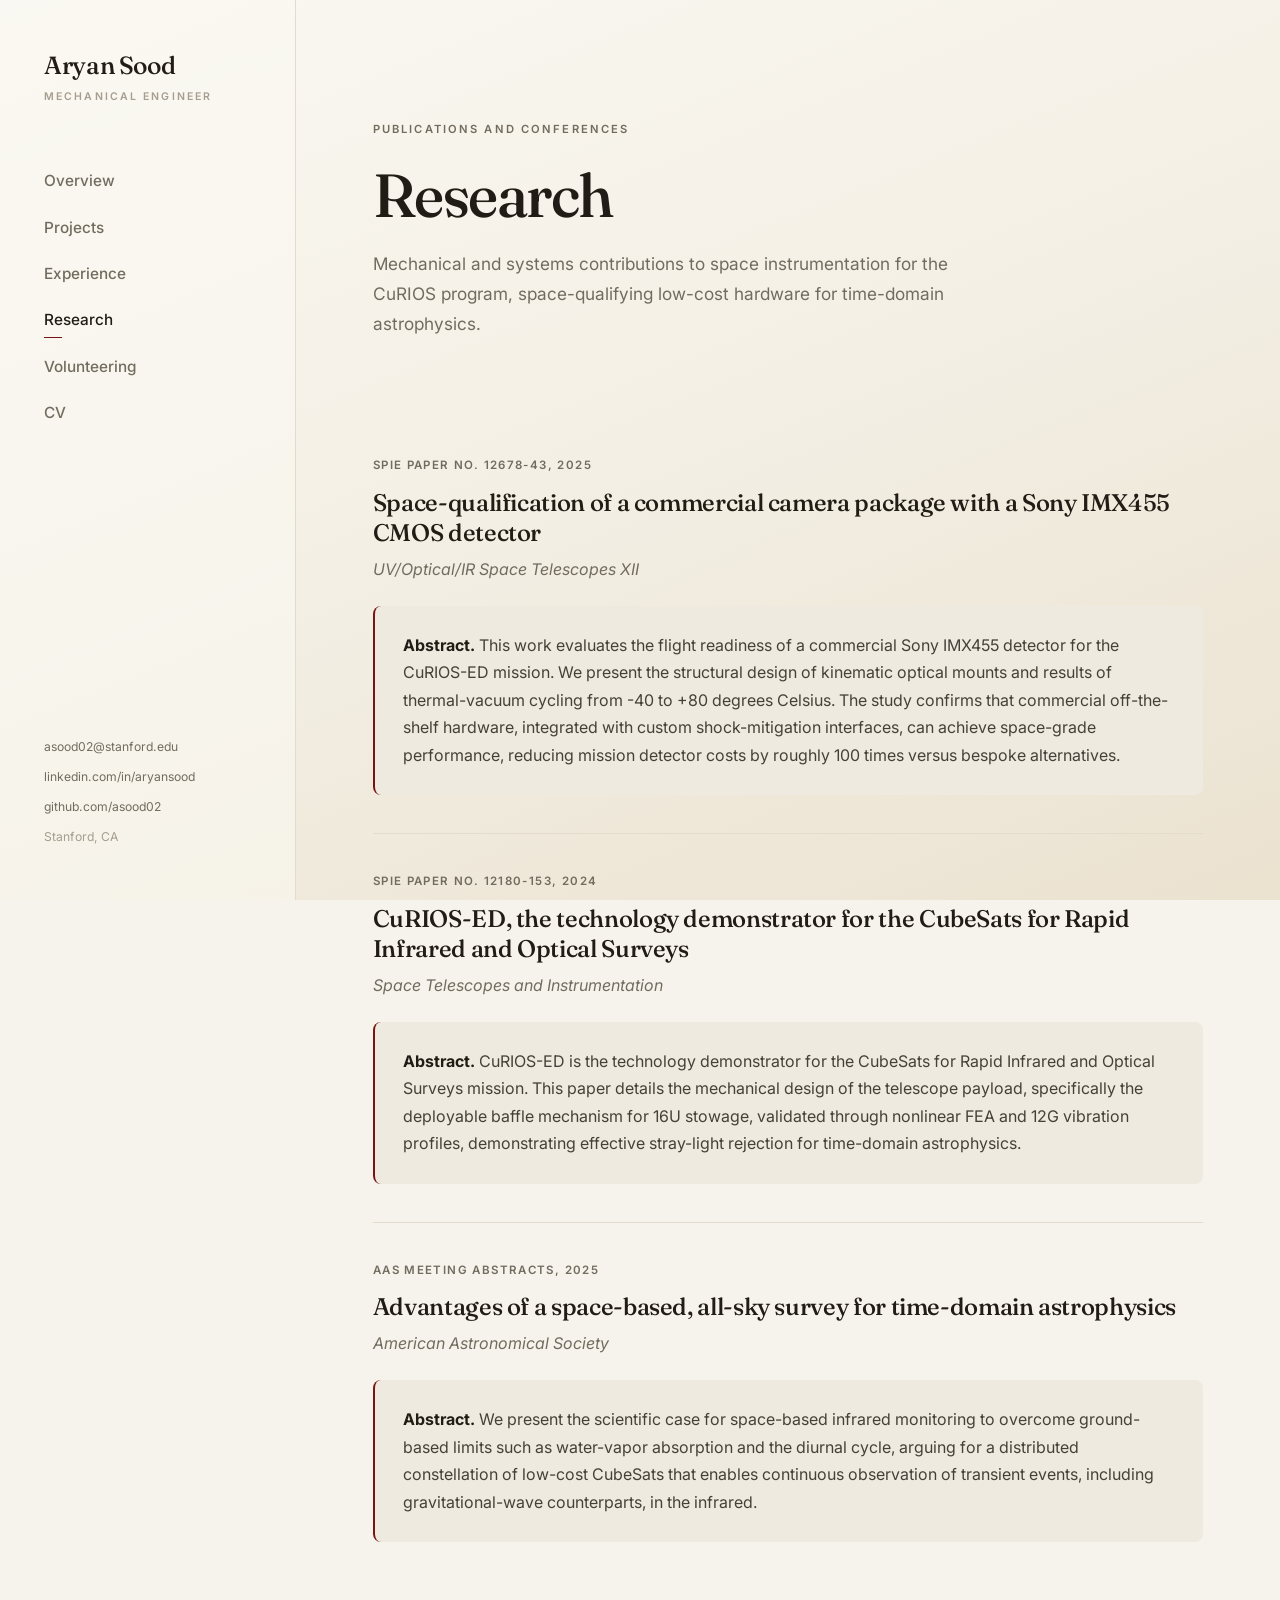
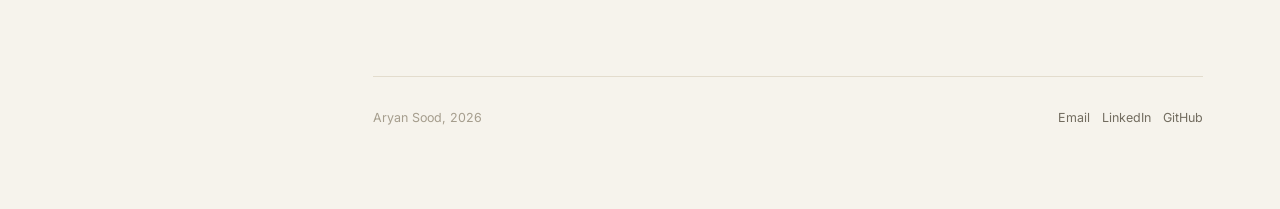
<file: publications.html>
<!DOCTYPE html>
<html lang="en">
<head>
    <script>document.documentElement.classList.add('js')</script>
    <meta charset="UTF-8">
    <meta name="viewport" content="width=device-width, initial-scale=1.0">
    <title>Research, Aryan Sood</title>
    <meta name="description" content="Research and conference work by Aryan Sood in space instrumentation and time-domain astrophysics.">
    <link rel="preconnect" href="https://fonts.googleapis.com">
    <link rel="preconnect" href="https://fonts.gstatic.com" crossorigin>
    <link href="https://fonts.googleapis.com/css2?family=Fraunces:ital,opsz,wght@0,9..144,400;0,9..144,500;0,9..144,600;1,9..144,400;1,9..144,500&family=Inter:wght@400;500;600;700&display=swap" rel="stylesheet">
    <link rel="stylesheet" href="style.css">
</head>
<body>
    <button class="nav-toggle" aria-label="Toggle menu">☰</button>
    <aside class="sidebar">
        <div class="sidebar-top">
            <a href="index.html" class="logo">Aryan Sood</a>
            <span class="logo-sub">Mechanical Engineer</span>
            <nav class="nav-links">
                <a href="index.html">Overview</a>
                <a href="projects.html">Projects</a>
                <a href="experience.html">Experience</a>
                <a href="publications.html" class="active">Research</a>
                <a href="volunteering.html">Volunteering</a>
                <a href="cv.html">CV</a>
            </nav>
        </div>
        <div class="sidebar-bottom">
            <a href="mailto:asood02@stanford.edu">asood02@stanford.edu</a>
            <a href="https://www.linkedin.com/in/aryansood" target="_blank" rel="noopener">linkedin.com/in/aryansood</a>
            <a href="https://github.com/asood02" target="_blank" rel="noopener">github.com/asood02</a>
            <span class="loc">Stanford, CA</span>
        </div>
    </aside>

    <main class="main-content">
        <span class="section-label reveal">Publications and Conferences</span>
        <h1 class="page-title reveal">Research</h1>
        <p class="page-intro reveal">Mechanical and systems contributions to space instrumentation for the CuRIOS program, space-qualifying low-cost hardware for time-domain astrophysics.</p>

        <div class="pub-item reveal">
            <span class="pub-meta">SPIE Paper No. 12678-43, 2025</span>
            <div class="pub-title">Space-qualification of a commercial camera package with a Sony IMX455 CMOS detector</div>
            <span class="pub-conf">UV/Optical/IR Space Telescopes XII</span>
            <div class="abstract">
                <strong>Abstract.</strong> This work evaluates the flight readiness of a commercial Sony IMX455 detector for the CuRIOS-ED mission. We present the structural design of kinematic optical mounts and results of thermal-vacuum cycling from -40 to +80 degrees Celsius. The study confirms that commercial off-the-shelf hardware, integrated with custom shock-mitigation interfaces, can achieve space-grade performance, reducing mission detector costs by roughly 100 times versus bespoke alternatives.
            </div>
        </div>

        <div class="pub-item reveal">
            <span class="pub-meta">SPIE Paper No. 12180-153, 2024</span>
            <div class="pub-title">CuRIOS-ED, the technology demonstrator for the CubeSats for Rapid Infrared and Optical Surveys</div>
            <span class="pub-conf">Space Telescopes and Instrumentation</span>
            <div class="abstract">
                <strong>Abstract.</strong> CuRIOS-ED is the technology demonstrator for the CubeSats for Rapid Infrared and Optical Surveys mission. This paper details the mechanical design of the telescope payload, specifically the deployable baffle mechanism for 16U stowage, validated through nonlinear FEA and 12G vibration profiles, demonstrating effective stray-light rejection for time-domain astrophysics.
            </div>
        </div>

        <div class="pub-item reveal">
            <span class="pub-meta">AAS Meeting Abstracts, 2025</span>
            <div class="pub-title">Advantages of a space-based, all-sky survey for time-domain astrophysics</div>
            <span class="pub-conf">American Astronomical Society</span>
            <div class="abstract">
                <strong>Abstract.</strong> We present the scientific case for space-based infrared monitoring to overcome ground-based limits such as water-vapor absorption and the diurnal cycle, arguing for a distributed constellation of low-cost CubeSats that enables continuous observation of transient events, including gravitational-wave counterparts, in the infrared.
            </div>
        </div>

        <footer class="page-footer">
            <span>Aryan Sood, 2026</span>
            <span><a href="mailto:asood02@stanford.edu">Email</a> &nbsp; <a href="https://www.linkedin.com/in/aryansood" target="_blank" rel="noopener">LinkedIn</a> &nbsp; <a href="https://github.com/asood02" target="_blank" rel="noopener">GitHub</a></span>
        </footer>
    </main>

    <script src="main.js" defer></script>
</body>
</html>
</file>
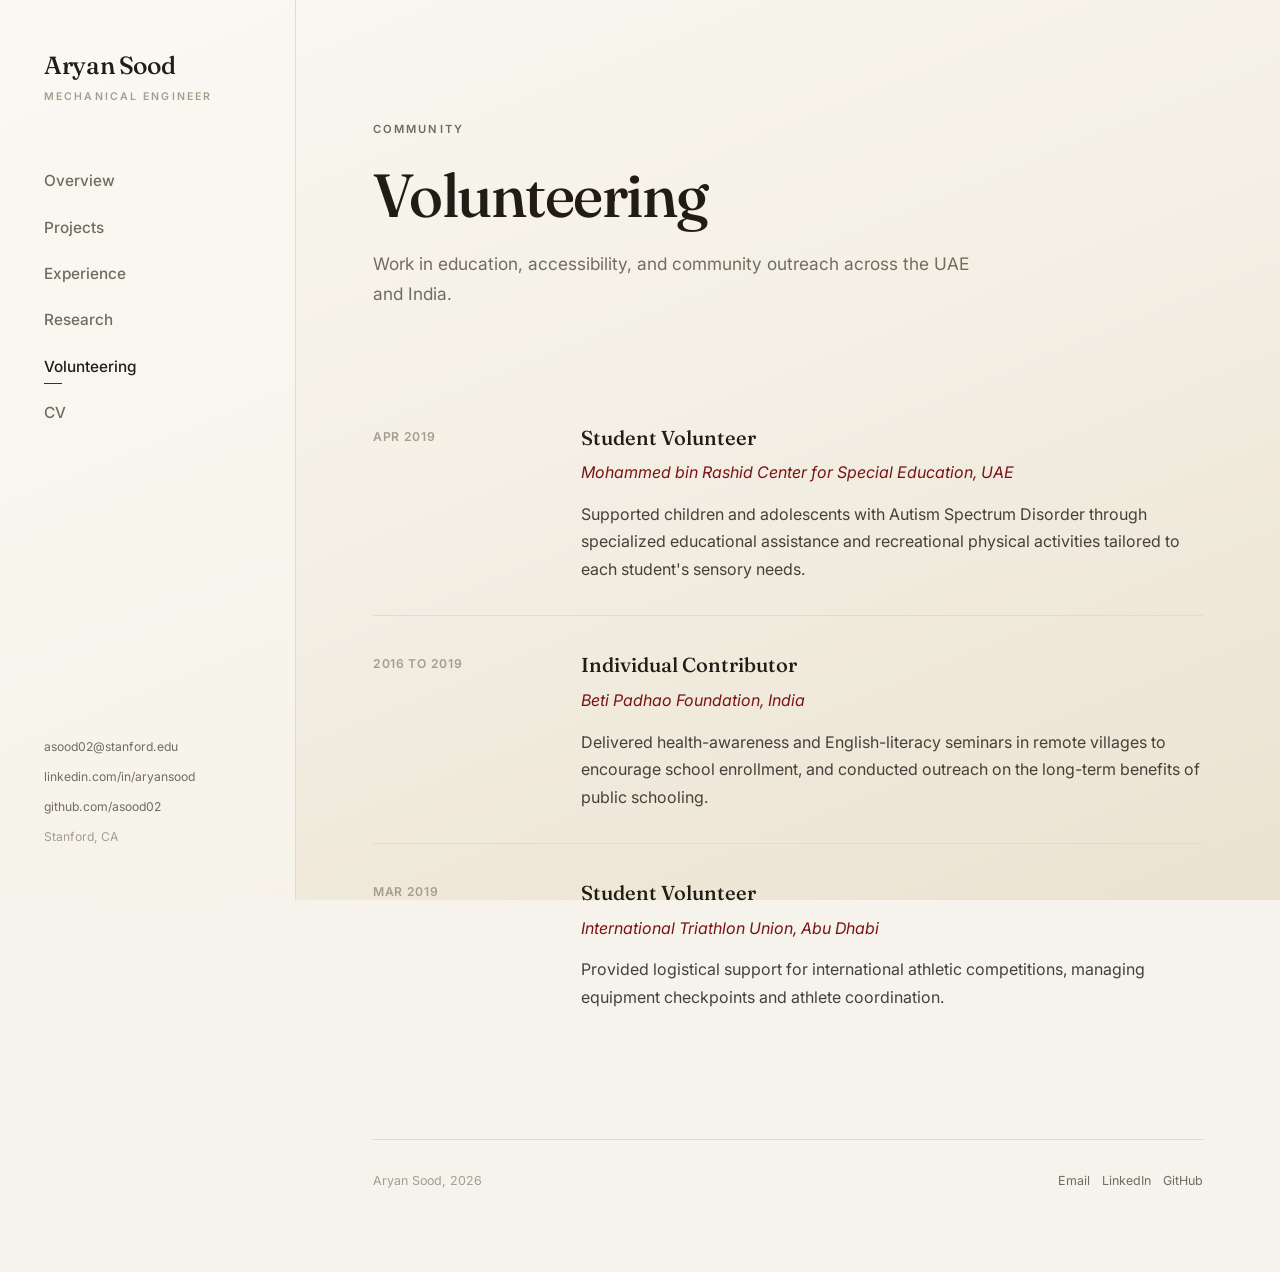
<file: volunteering.html>
<!DOCTYPE html>
<html lang="en">
<head>
    <script>document.documentElement.classList.add('js')</script>
    <meta charset="UTF-8">
    <meta name="viewport" content="width=device-width, initial-scale=1.0">
    <title>Volunteering, Aryan Sood</title>
    <meta name="description" content="Community and volunteering work by Aryan Sood across education and accessibility.">
    <link rel="preconnect" href="https://fonts.googleapis.com">
    <link rel="preconnect" href="https://fonts.gstatic.com" crossorigin>
    <link href="https://fonts.googleapis.com/css2?family=Fraunces:ital,opsz,wght@0,9..144,400;0,9..144,500;0,9..144,600;1,9..144,400;1,9..144,500&family=Inter:wght@400;500;600;700&display=swap" rel="stylesheet">
    <link rel="stylesheet" href="style.css">
</head>
<body>
    <button class="nav-toggle" aria-label="Toggle menu">☰</button>
    <aside class="sidebar">
        <div class="sidebar-top">
            <a href="index.html" class="logo">Aryan Sood</a>
            <span class="logo-sub">Mechanical Engineer</span>
            <nav class="nav-links">
                <a href="index.html">Overview</a>
                <a href="projects.html">Projects</a>
                <a href="experience.html">Experience</a>
                <a href="publications.html">Research</a>
                <a href="volunteering.html" class="active">Volunteering</a>
                <a href="cv.html">CV</a>
            </nav>
        </div>
        <div class="sidebar-bottom">
            <a href="mailto:asood02@stanford.edu">asood02@stanford.edu</a>
            <a href="https://www.linkedin.com/in/aryansood" target="_blank" rel="noopener">linkedin.com/in/aryansood</a>
            <a href="https://github.com/asood02" target="_blank" rel="noopener">github.com/asood02</a>
            <span class="loc">Stanford, CA</span>
        </div>
    </aside>

    <main class="main-content">
        <span class="section-label reveal">Community</span>
        <h1 class="page-title reveal">Volunteering</h1>
        <p class="page-intro reveal">Work in education, accessibility, and community outreach across the UAE and India.</p>

        <div class="vol-item reveal">
            <div class="date">Apr 2019</div>
            <div>
                <h3>Student Volunteer</h3>
                <span class="org">Mohammed bin Rashid Center for Special Education, UAE</span>
                <p>Supported children and adolescents with Autism Spectrum Disorder through specialized educational assistance and recreational physical activities tailored to each student's sensory needs.</p>
            </div>
        </div>

        <div class="vol-item reveal">
            <div class="date">2016 to 2019</div>
            <div>
                <h3>Individual Contributor</h3>
                <span class="org">Beti Padhao Foundation, India</span>
                <p>Delivered health-awareness and English-literacy seminars in remote villages to encourage school enrollment, and conducted outreach on the long-term benefits of public schooling.</p>
            </div>
        </div>

        <div class="vol-item reveal">
            <div class="date">Mar 2019</div>
            <div>
                <h3>Student Volunteer</h3>
                <span class="org">International Triathlon Union, Abu Dhabi</span>
                <p>Provided logistical support for international athletic competitions, managing equipment checkpoints and athlete coordination.</p>
            </div>
        </div>

        <footer class="page-footer">
            <span>Aryan Sood, 2026</span>
            <span><a href="mailto:asood02@stanford.edu">Email</a> &nbsp; <a href="https://www.linkedin.com/in/aryansood" target="_blank" rel="noopener">LinkedIn</a> &nbsp; <a href="https://github.com/asood02" target="_blank" rel="noopener">GitHub</a></span>
        </footer>
    </main>

    <script src="main.js" defer></script>
</body>
</html>
</file>
<file: style.css>
/* ============================================================
   Aryan Sood, Portfolio
   Editorial system: warm ivory, espresso ink, restrained cardinal.
   Fraunces (display), Inter (text), tracked small-caps labels.
   ============================================================ */

:root {
  --bg: #f6f3ec;
  --bg-2: #efeadf;
  --surface: #fcfaf5;
  --ink: #211d16;
  --ink-soft: #45413a;
  --muted: #726c5f;
  --faint: #a59d8d;
  --line: #e3dccd;
  --line-2: #d6cdba;
  --accent: #7a1414;
  --accent-deep: #5c0d0d;
  --shadow-sm: 0 1px 2px rgba(60, 45, 20, 0.05);
  --shadow-md: 0 10px 30px rgba(60, 45, 20, 0.10);
  --shadow-lg: 0 24px 60px rgba(40, 30, 12, 0.18);
  --sidebar-w: 296px;
  --maxw: 1060px;
  --r: 8px;
}

* { box-sizing: border-box; margin: 0; padding: 0; }
html { scroll-behavior: smooth; }

body {
  background: var(--bg);
  color: var(--ink-soft);
  font-family: "Inter", "Segoe UI", system-ui, sans-serif;
  font-size: 16px;
  line-height: 1.72;
  -webkit-font-smoothing: antialiased;
  text-rendering: optimizeLegibility;
}
a { color: inherit; }
img { display: block; max-width: 100%; }
::selection { background: rgba(122, 20, 20, 0.12); }

/* Subtle fixed background: a soft off-white to beige gradient. */
body::before {
  content: ""; position: fixed; inset: 0; z-index: -1; pointer-events: none;
  background: linear-gradient(158deg, #faf8f2 0%, #f4f0e6 46%, #ebe2d0 100%);
}

.serif { font-family: "Fraunces", Georgia, serif; }

/* ---------------- Sidebar ---------------- */
.sidebar {
  position: fixed; inset: 0 auto 0 0; width: var(--sidebar-w);
  background: rgba(250, 248, 242, 0.6); border-right: 1px solid var(--line);
  padding: 52px 44px; display: flex; flex-direction: column; justify-content: space-between; z-index: 1000;
}
.sidebar-top { display: flex; flex-direction: column; }
.logo { font-family: "Fraunces", Georgia, serif; font-size: 1.55rem; font-weight: 500; letter-spacing: -0.015em; color: var(--ink); text-decoration: none; line-height: 1.05; }
.logo-sub { font-size: 0.66rem; font-weight: 600; text-transform: uppercase; letter-spacing: 0.2em; color: var(--faint); margin-top: 10px; margin-bottom: 52px; }
.nav-links { display: flex; flex-direction: column; }
.nav-links a { position: relative; text-decoration: none; color: var(--muted); font-size: 0.96rem; font-weight: 500; padding: 10px 0; transition: color 0.2s; }
.nav-links a::after { content: ""; position: absolute; left: 0; bottom: 6px; height: 1px; width: 0; background: var(--accent); transition: width 0.25s ease; }
.nav-links a:hover { color: var(--ink); }
.nav-links a:hover::after { width: 18px; }
.nav-links a.active { color: var(--ink); }
.nav-links a.active::after { width: 18px; }
.sidebar-bottom { display: flex; flex-direction: column; gap: 9px; font-size: 0.76rem; color: var(--muted); }
.sidebar-bottom a { text-decoration: none; transition: color 0.2s; width: fit-content; }
.sidebar-bottom a:hover { color: var(--accent); }
.sidebar-bottom .loc { color: var(--faint); }
.nav-toggle { display: none; position: fixed; top: 18px; right: 18px; z-index: 1100; width: 46px; height: 46px; border-radius: 9px; background: var(--surface); border: 1px solid var(--line-2); font-size: 1.15rem; cursor: pointer; box-shadow: var(--shadow-sm); }

/* ---------------- Main ---------------- */
.main-content { margin-left: var(--sidebar-w); padding: 120px 6vw 80px; max-width: calc(var(--maxw) + 12vw); }
.section-label { font-size: 0.7rem; font-weight: 600; text-transform: uppercase; letter-spacing: 0.19em; color: var(--muted); display: block; margin-bottom: 26px; }
.section-label .dot { color: var(--accent); margin: 0 0.5em; }
h1.page-title { font-family: "Fraunces", Georgia, serif; font-weight: 500; font-size: clamp(2.6rem, 5.2vw, 3.8rem); letter-spacing: -0.025em; line-height: 1.02; color: var(--ink); margin-bottom: 22px; }
.page-intro { font-size: 1.08rem; color: var(--muted); max-width: 56ch; margin-bottom: 80px; }

/* ---------------- Hero ---------------- */
.hero { margin-bottom: 96px; }
.hero-grid { display: grid; grid-template-columns: 1fr 300px; gap: 64px; align-items: center; }
.hero h1 { font-family: "Fraunces", Georgia, serif; font-weight: 500; font-size: clamp(3rem, 6vw, 5rem); letter-spacing: -0.03em; line-height: 0.99; color: var(--ink); margin: 22px 0 32px; }
.bio { font-size: 1.12rem; color: var(--ink-soft); max-width: 56ch; line-height: 1.7; margin-bottom: 18px; }
.bio strong { color: var(--ink); font-weight: 600; }
.hero-cta { display: flex; gap: 12px; flex-wrap: wrap; margin-top: 36px; }
.hero-portrait { justify-self: end; }
.hero-portrait img { width: 300px; aspect-ratio: 4 / 5; object-fit: cover; border-radius: 16px; border: 1px solid var(--line-2); box-shadow: var(--shadow-lg); }

.btn { display: inline-flex; align-items: center; gap: 8px; text-decoration: none; cursor: pointer; font-size: 0.82rem; font-weight: 600; letter-spacing: 0.04em; padding: 13px 22px; border-radius: 7px; border: 1px solid var(--line-2); transition: all 0.2s; }
.btn.primary { background: var(--ink); color: var(--bg); border-color: var(--ink); }
.btn.primary:hover { background: var(--accent); border-color: var(--accent); transform: translateY(-2px); box-shadow: var(--shadow-md); }
.btn.ghost { background: transparent; color: var(--ink); }
.btn.ghost:hover { border-color: var(--ink); transform: translateY(-2px); }

/* ---------------- Skills ---------------- */
.skills-head { font-family: "Fraunces", serif; font-weight: 500; font-size: 1.7rem; color: var(--ink); margin-bottom: 38px; letter-spacing: -0.015em; }
.skills-container { display: grid; grid-template-columns: repeat(auto-fit, minmax(250px, 1fr)); gap: 40px 56px; }
.skill-group h3 { font-size: 0.72rem; font-weight: 700; text-transform: uppercase; letter-spacing: 0.14em; color: var(--accent); margin-bottom: 14px; }
.skill-list { list-style: none; }
.skill-list li { color: var(--ink-soft); font-size: 0.95rem; padding: 6px 0; border-bottom: 1px solid var(--line); }
.skill-list li:last-child { border-bottom: 0; }

/* ---------------- Work grid (full images visible) ---------------- */
.work-grid { display: grid; grid-template-columns: repeat(auto-fill, minmax(360px, 1fr)); gap: 50px 40px; }
.work-card { cursor: pointer; }
.work-shot { aspect-ratio: 4 / 3; border: 1px solid var(--line); border-radius: var(--r); background: linear-gradient(160deg, #fbf8f1, var(--bg-2)); overflow: hidden; display: flex; align-items: center; justify-content: center; box-shadow: var(--shadow-sm); transition: box-shadow 0.28s, transform 0.28s; }
.work-card:hover .work-shot { box-shadow: var(--shadow-md); transform: translateY(-5px); }
.work-shot img, .work-shot svg { width: 100%; height: 100%; object-fit: contain; padding: 16px; transition: transform 0.55s cubic-bezier(0.2,0.7,0.2,1); }
.work-card:hover .work-shot img, .work-card:hover .work-shot svg { transform: scale(1.03); }
.work-cat { font-size: 0.66rem; font-weight: 600; text-transform: uppercase; letter-spacing: 0.15em; color: var(--muted); display: block; margin: 18px 0 8px; }
.work-cat .dot { color: var(--accent); margin: 0 0.45em; }
.work-title { font-family: "Fraunces", serif; font-weight: 500; font-size: 1.45rem; letter-spacing: -0.02em; line-height: 1.1; color: var(--ink); margin-bottom: 8px; transition: color 0.2s; }
.work-card:hover .work-title { color: var(--accent); }
.work-desc { font-size: 0.95rem; color: var(--muted); }

/* ---------------- Modal ---------------- */
.modal { display: none; position: fixed; inset: 0; z-index: 2000; background: rgba(33, 29, 22, 0.5); backdrop-filter: blur(5px); align-items: flex-start; justify-content: center; overflow-y: auto; padding: 5vh 20px; opacity: 0; transition: opacity 0.22s; }
.modal.active { display: flex; opacity: 1; }
.modal-content { background: var(--surface); width: 100%; max-width: 820px; padding: 58px clamp(28px, 5vw, 66px); border-radius: 12px; box-shadow: var(--shadow-lg); position: relative; transform: translateY(18px); transition: transform 0.32s cubic-bezier(0.2,0.9,0.3,1.15); }
.modal.active .modal-content { transform: translateY(0); }
.close-btn { position: absolute; top: 22px; right: 22px; cursor: pointer; font-size: 0.7rem; font-weight: 600; letter-spacing: 0.08em; text-transform: uppercase; background: transparent; color: var(--muted); border: 1px solid var(--line-2); padding: 9px 15px; border-radius: 7px; transition: all 0.2s; }
.close-btn:hover { color: var(--accent); border-color: var(--accent); }
.modal h2 { font-family: "Fraunces", serif; font-size: clamp(1.9rem, 4vw, 2.7rem); font-weight: 500; letter-spacing: -0.025em; line-height: 1.02; color: var(--ink); margin-bottom: 12px; }
.modal-meta { font-size: 0.7rem; font-weight: 600; text-transform: uppercase; letter-spacing: 0.15em; color: var(--muted); display: block; margin-bottom: 14px; }
.modal-meta .dot { color: var(--accent); margin: 0 0.5em; }
.team-tag { display: block; font-size: 0.94rem; color: var(--muted); font-style: italic; margin-bottom: 30px; padding-bottom: 24px; border-bottom: 1px solid var(--line); }
.modal-body h3 { font-size: 0.72rem; text-transform: uppercase; letter-spacing: 0.14em; color: var(--accent); margin: 34px 0 14px; font-weight: 700; }
.modal-body p { font-size: 1.03rem; color: var(--ink-soft); margin-bottom: 18px; }
.modal-body ul { list-style: none; margin-bottom: 18px; }
.modal-body li { position: relative; padding-left: 24px; font-size: 1.03rem; color: var(--ink-soft); margin-bottom: 11px; }
.modal-body li::before { content: ""; position: absolute; left: 4px; top: 13px; width: 8px; height: 1px; background: var(--accent); }
.modal-body li strong, .modal-body p strong { color: var(--ink); font-weight: 600; }
.modal-hero { width: 100%; height: auto; border-radius: var(--r); border: 1px solid var(--line); margin-bottom: 8px; }
.modal-cap { font-size: 0.8rem; color: var(--faint); font-style: italic; margin-bottom: 26px; }
.modal-figs { display: grid; grid-template-columns: repeat(auto-fit, minmax(200px, 1fr)); gap: 14px; margin: 8px 0 26px; }
.modal-figs img { width: 100%; border-radius: var(--r); border: 1px solid var(--line); background: var(--bg-2); }
.modal-figs figcaption { font-size: 0.78rem; color: var(--faint); margin-top: 6px; font-style: italic; }
.spec-row { display: flex; flex-wrap: wrap; gap: 8px; margin: 4px 0 24px; }
.spec { font-size: 0.68rem; font-weight: 600; letter-spacing: 0.04em; background: var(--bg-2); border: 1px solid var(--line); border-radius: 6px; padding: 6px 11px; color: var(--muted); text-transform: uppercase; }

/* ---------------- Timeline ---------------- */
.timeline-item { display: grid; grid-template-columns: 168px 1fr; gap: 48px; padding: 34px 0; border-top: 1px solid var(--line); }
.timeline-item:first-child { border-top: 0; }
.date { font-size: 0.76rem; font-weight: 600; letter-spacing: 0.06em; color: var(--faint); text-transform: uppercase; padding-top: 6px; }
.role-h { font-family: "Fraunces", serif; font-size: 1.4rem; font-weight: 500; letter-spacing: -0.015em; color: var(--ink); margin-bottom: 4px; }
.comp-h { font-size: 0.97rem; color: var(--accent); font-weight: 500; margin-bottom: 18px; display: block; }
.details-list { list-style: none; }
.details-list li { position: relative; padding-left: 22px; margin-bottom: 10px; color: var(--ink-soft); font-size: 0.98rem; }
.details-list li::before { content: ""; position: absolute; left: 0; top: 13px; width: 8px; height: 1px; background: var(--accent); }

/* ---------------- Research ---------------- */
.pub-item { padding: 38px 0; border-top: 1px solid var(--line); }
.pub-item:first-of-type { border-top: 0; }
.pub-meta { font-size: 0.72rem; font-weight: 600; letter-spacing: 0.12em; color: var(--muted); text-transform: uppercase; display: block; margin-bottom: 12px; }
.pub-title { font-family: "Fraunces", serif; font-size: 1.5rem; font-weight: 500; letter-spacing: -0.015em; line-height: 1.25; color: var(--ink); margin-bottom: 8px; }
.pub-conf { font-style: italic; color: var(--muted); margin-bottom: 22px; display: block; }
.abstract { font-size: 1.0rem; color: var(--ink-soft); background: var(--bg-2); padding: 26px 28px; border-radius: var(--r); border-left: 2px solid var(--accent); }
.abstract strong { color: var(--ink); }

/* ---------------- Volunteering ---------------- */
.vol-item { display: grid; grid-template-columns: 160px 1fr; gap: 48px; padding: 32px 0; border-top: 1px solid var(--line); }
.vol-item:first-of-type { border-top: 0; }
.vol-item h3 { font-family: "Fraunces", serif; font-size: 1.26rem; font-weight: 500; color: var(--ink); margin-bottom: 4px; }
.vol-item .org { font-style: italic; color: var(--accent); margin-bottom: 14px; display: block; }
.vol-item p { color: var(--ink-soft); }

/* ---------------- CV document (matches the rest of the site) ---------------- */
.cv-doc { max-width: 820px; }
.cv-doc, .cv-doc * { overflow-wrap: break-word; }
.cv-head { border-bottom: 2px solid var(--ink); padding-bottom: 20px; }
.cv-head h1 { font-family: "Fraunces", serif; font-weight: 500; font-size: 2.6rem; letter-spacing: -0.02em; color: var(--ink); line-height: 1; }
.cv-head .cv-role { font-size: 0.96rem; color: var(--accent); font-weight: 500; margin-top: 6px; }
.cv-contact { font-size: 0.85rem; color: var(--muted); margin-top: 12px; }
.cv-contact a { color: var(--ink-soft); text-decoration: none; }
.cv-contact a:hover { color: var(--accent); }
.cv-contact .sep { color: var(--faint); margin: 0 0.5em; }
.cv-download { margin: 22px 0 4px; }
.cv-section { margin-top: 36px; }
.cv-section > h2 { font-size: 0.74rem; font-weight: 700; text-transform: uppercase; letter-spacing: 0.16em; color: var(--accent); padding-bottom: 9px; border-bottom: 1px solid var(--line); margin-bottom: 20px; }
.cv-entry { margin-bottom: 22px; }
.cv-entry-head { display: flex; justify-content: space-between; gap: 16px; flex-wrap: wrap; align-items: baseline; }
.cv-entry-title { font-weight: 600; color: var(--ink); font-size: 1.03rem; }
.cv-entry-title .sub { color: var(--muted); font-weight: 500; }
.cv-entry-place { font-size: 0.82rem; color: var(--faint); font-style: italic; }
.cv-entry ul { list-style: none; margin-top: 9px; }
.cv-entry li { position: relative; padding-left: 18px; margin-bottom: 6px; font-size: 0.94rem; color: var(--ink-soft); line-height: 1.6; }
.cv-entry li::before { content: ""; position: absolute; left: 0; top: 11px; width: 6px; height: 1px; background: var(--accent); }
.cv-skills .cv-skill-row { display: grid; grid-template-columns: 160px 1fr; gap: 18px; padding: 9px 0; border-bottom: 1px solid var(--line); font-size: 0.94rem; }
.cv-skills .cv-skill-row:last-child { border-bottom: 0; }
.cv-skills .k { font-weight: 600; color: var(--ink); }
.cv-skills .v { color: var(--ink-soft); }
.cv-pub { position: relative; padding-left: 18px; margin-bottom: 14px; font-size: 0.92rem; color: var(--muted); line-height: 1.55; }
.cv-pub::before { content: ""; position: absolute; left: 0; top: 11px; width: 6px; height: 1px; background: var(--accent); }
.cv-pub .venue { font-style: italic; }
.cv-pub strong { color: var(--ink); font-weight: 600; }

/* ---------------- Footer ---------------- */
.page-footer { margin-top: 96px; padding-top: 30px; border-top: 1px solid var(--line); display: flex; justify-content: space-between; flex-wrap: wrap; gap: 14px; font-size: 0.78rem; color: var(--faint); }
.page-footer a { color: var(--muted); text-decoration: none; }
.page-footer a:hover { color: var(--accent); }

/* ---------------- Reveal (gated on .js) ---------------- */
.js .reveal { opacity: 0; transform: translateY(20px); transition: opacity 0.8s cubic-bezier(0.2,0.7,0.2,1), transform 0.8s cubic-bezier(0.2,0.7,0.2,1); }
.js .reveal.in { opacity: 1; transform: none; }
@media (prefers-reduced-motion: reduce) { .js .reveal { opacity: 1; transform: none; transition: none; } html { scroll-behavior: auto; } }

/* ---------------- Responsive ---------------- */
@media (max-width: 920px) {
  .nav-toggle { display: block; }
  .sidebar { transform: translateX(-100%); transition: transform 0.3s ease; width: 270px; background: var(--bg); box-shadow: var(--shadow-lg); }
  .sidebar.open { transform: translateX(0); }
  .main-content { margin-left: 0; padding: 84px 22px 60px; }
  .hero-grid { grid-template-columns: 1fr; gap: 32px; }
  .hero-portrait { justify-self: start; }
  .hero-portrait img { width: 210px; }
  .work-grid { grid-template-columns: 1fr; gap: 36px; }
  .timeline-item, .vol-item { grid-template-columns: 1fr; gap: 8px; }
  .cv-skills .cv-skill-row { grid-template-columns: 1fr; gap: 2px; }
}

/* ---------------- Print (CV) ---------------- */
@media print {
  .sidebar, .nav-toggle, .page-footer, .cv-download { display: none; }
  body::before { display: none; }
  .main-content { margin: 0; padding: 0; max-width: none; }
  body { background: #fff; font-size: 11pt; }
  .cv-section > h2 { color: #000; }
}
</file>
